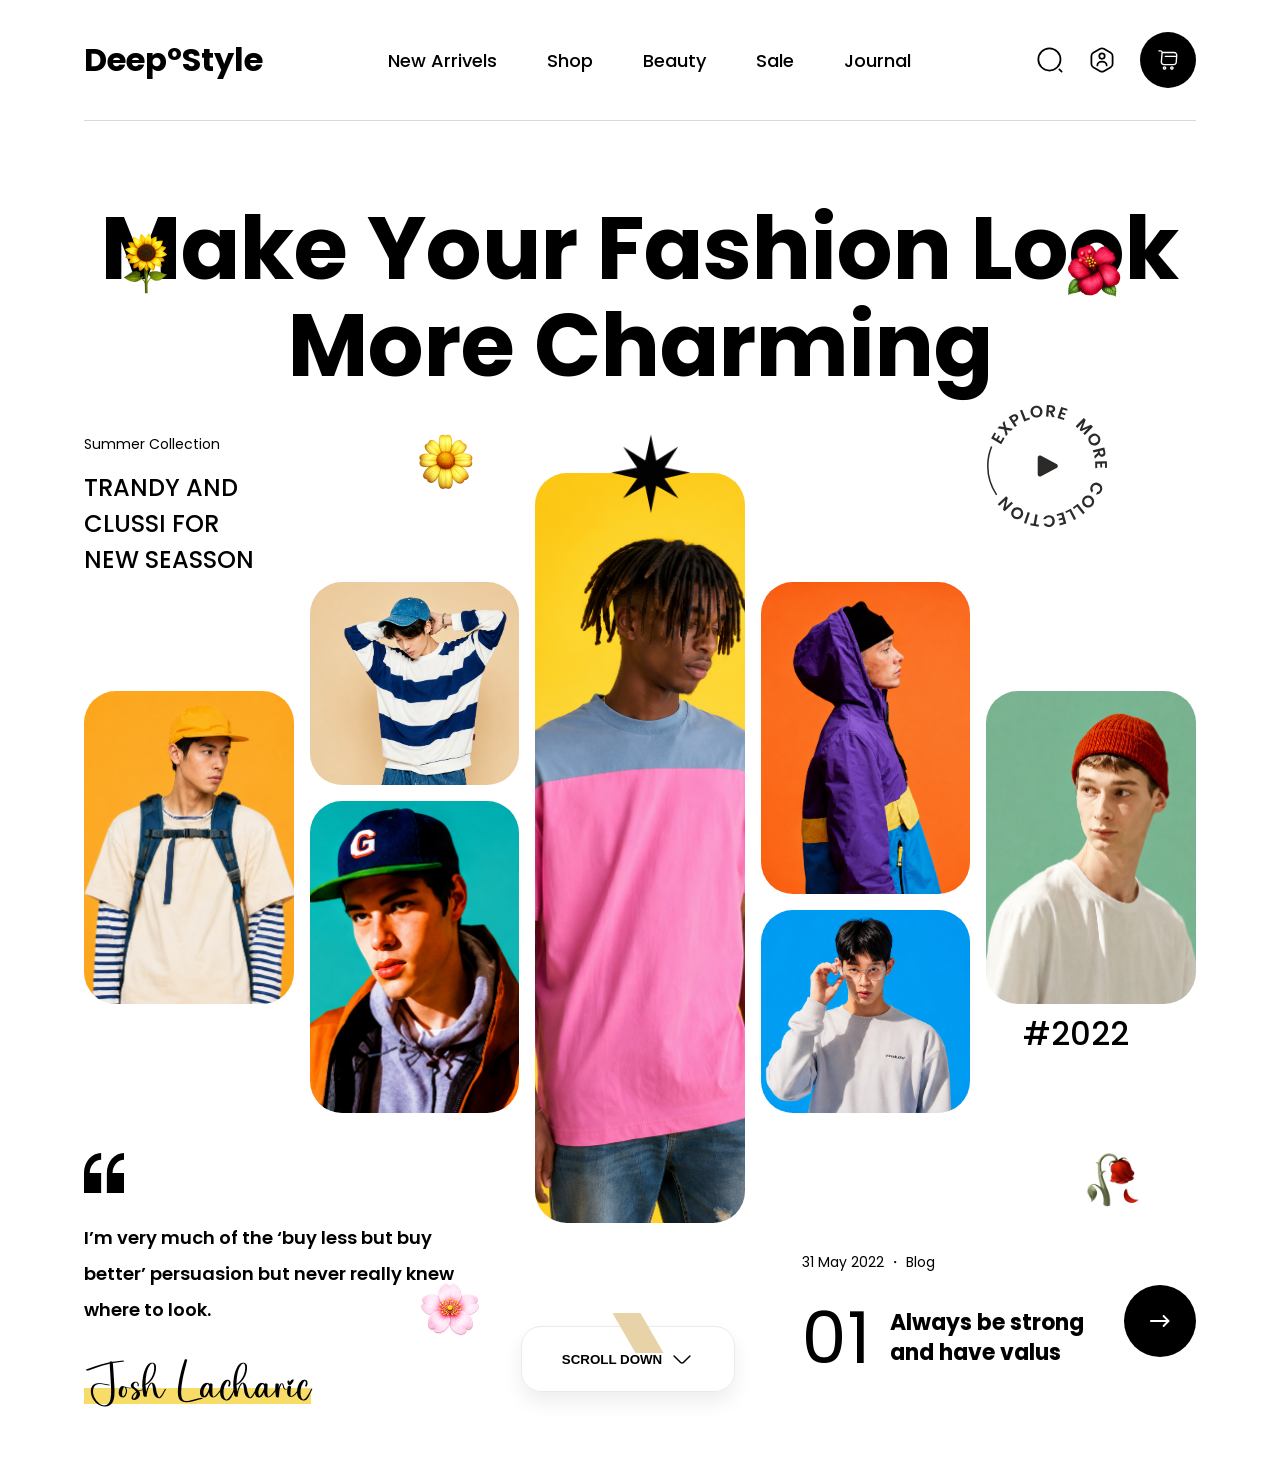
<file: Tasks/A4-Deep Style/index.html>
<!doctype html>
<html lang="en">
  <head>
    <meta charset="UTF-8" />
    <meta name="viewport" content="width=device-width, initial-scale=1.0" />

    <title>Deep Style</title>

    <link rel="stylesheet" href="style.css" />
  </head>

  <body>
    <!-- ========================== Header ========================= -->

    <header>
      <div class="logo">
        <h2>DeepºStyle</h2>
      </div>

      <nav>
        <a href="#">New Arrivels</a>
        <a href="#">Shop</a>
        <a href="#">Beauty</a>
        <a href="#">Sale</a>
        <a href="#">Journal</a>
      </nav>

      <div class="header-icons">
        <img src="./icon/search.svg" alt="" />
        <img src="./icon/user.svg" alt="" />

        <button class="cart-btn">
          <img src="./icon/shopping-cart.svg" alt="" />
        </button>
      </div>
    </header>

    <!-- ========================== Hero section ========================= -->

    <section class="hero">
      <img class="sunflower" src="./Images/sunflower.png" alt="" />
      <img class="hibiscus" src="./Images/hibiscus.png" alt="" />
      <img class="blossom" src="./Images/blossom.png" alt="" />
      <img class="black-star" src="./Images/black_star.png" alt="" />

      <div class="explore-circle">
        <img src="./icon/explore-more-collection.svg" alt="" />
      </div>

      <div class="left-text">
        <span>Summer Collection</span>

        <h3>
          TRANDY AND <br />
          CLUSSI FOR <br />
          NEW SEASSON
        </h3>
      </div>

      <h1>
        Make Your Fashion Look <br />
        More Charming
      </h1>

      <div class="image-grid">
        <h2>#2022</h2>
        <div class="card card1">
          <img src="./Images/yellow-topi.png" alt="" />
        </div>

        <div class="card card2">
          <img src="./Images/blue-topi.png" alt="" />
        </div>

        <div class="card card3">
          <img src="./Images/g-topi.png" alt="" />
        </div>

        <div class="card card4">
          <img src="./Images/kaaliya.png" alt="" />
        </div>

        <div class="card card5">
          <img src="./Images/blue-raincoat.png" alt="" />
        </div>

        <div class="card card6">
          <img src="./Images/korean_chasma.png" alt="" />
        </div>

        <div class="card card7">
          <img src="./Images/laal_topi.png" alt="" />
        </div>
      </div>
    </section>

    <!-- ========================== Footer section ========================= -->

    <section class="footer-section">
      <div class="quote-section">
        <img src="./icon/quote_sign.svg" alt="" />

        <p>
          I’m very much of the ‘buy less but buy <br />
          better’ persuasion but never really knew <br />
          where to look.
        </p>

        <h2>Josh Lacharic <div class="underline"></div> </h2>
        
      </div>

      <img class="cheryy_blossom" src="./Images/cheryy_blossom.png" alt="" />

      <button class="scroll-btn">
        SCROLL DOWN
        <img src="./icon/arrow-down.svg" alt="" />
      </button>

      <div class="blog-section">
        <div class="shape"></div>

        <div class="blog-content">
          <span>31 May 2022 ・ Blog</span>

          <div class="blog-info">
            <h1>01</h1>

            <h2>
              Always be strong <br />
              and have valus
            </h2>
          </div>
        </div>

        <button class="arrow-btn">
        <img src="./icon/arrow_right.svg" alt=""></button>
      </div>

      <img class="rose" src="./Images/rose.png" alt="" />
    </section>
  </body>
</html>
</file>
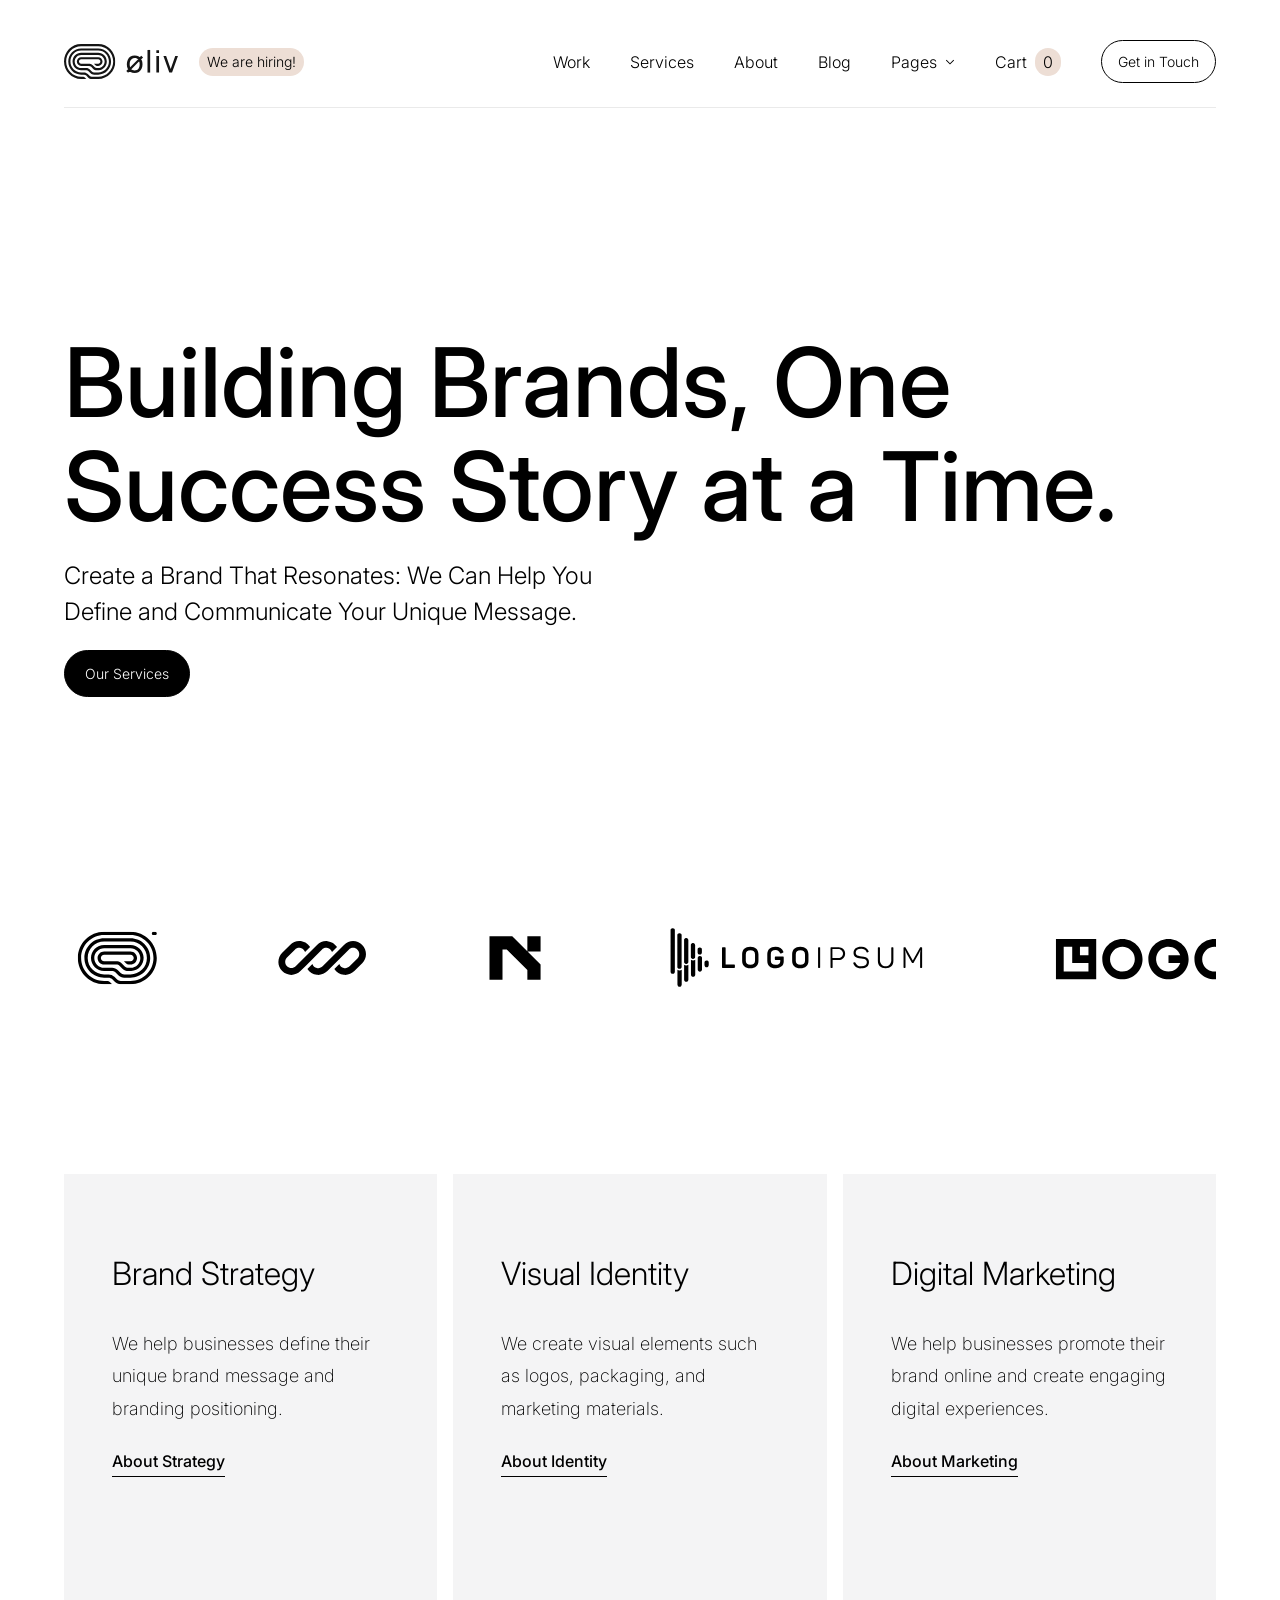
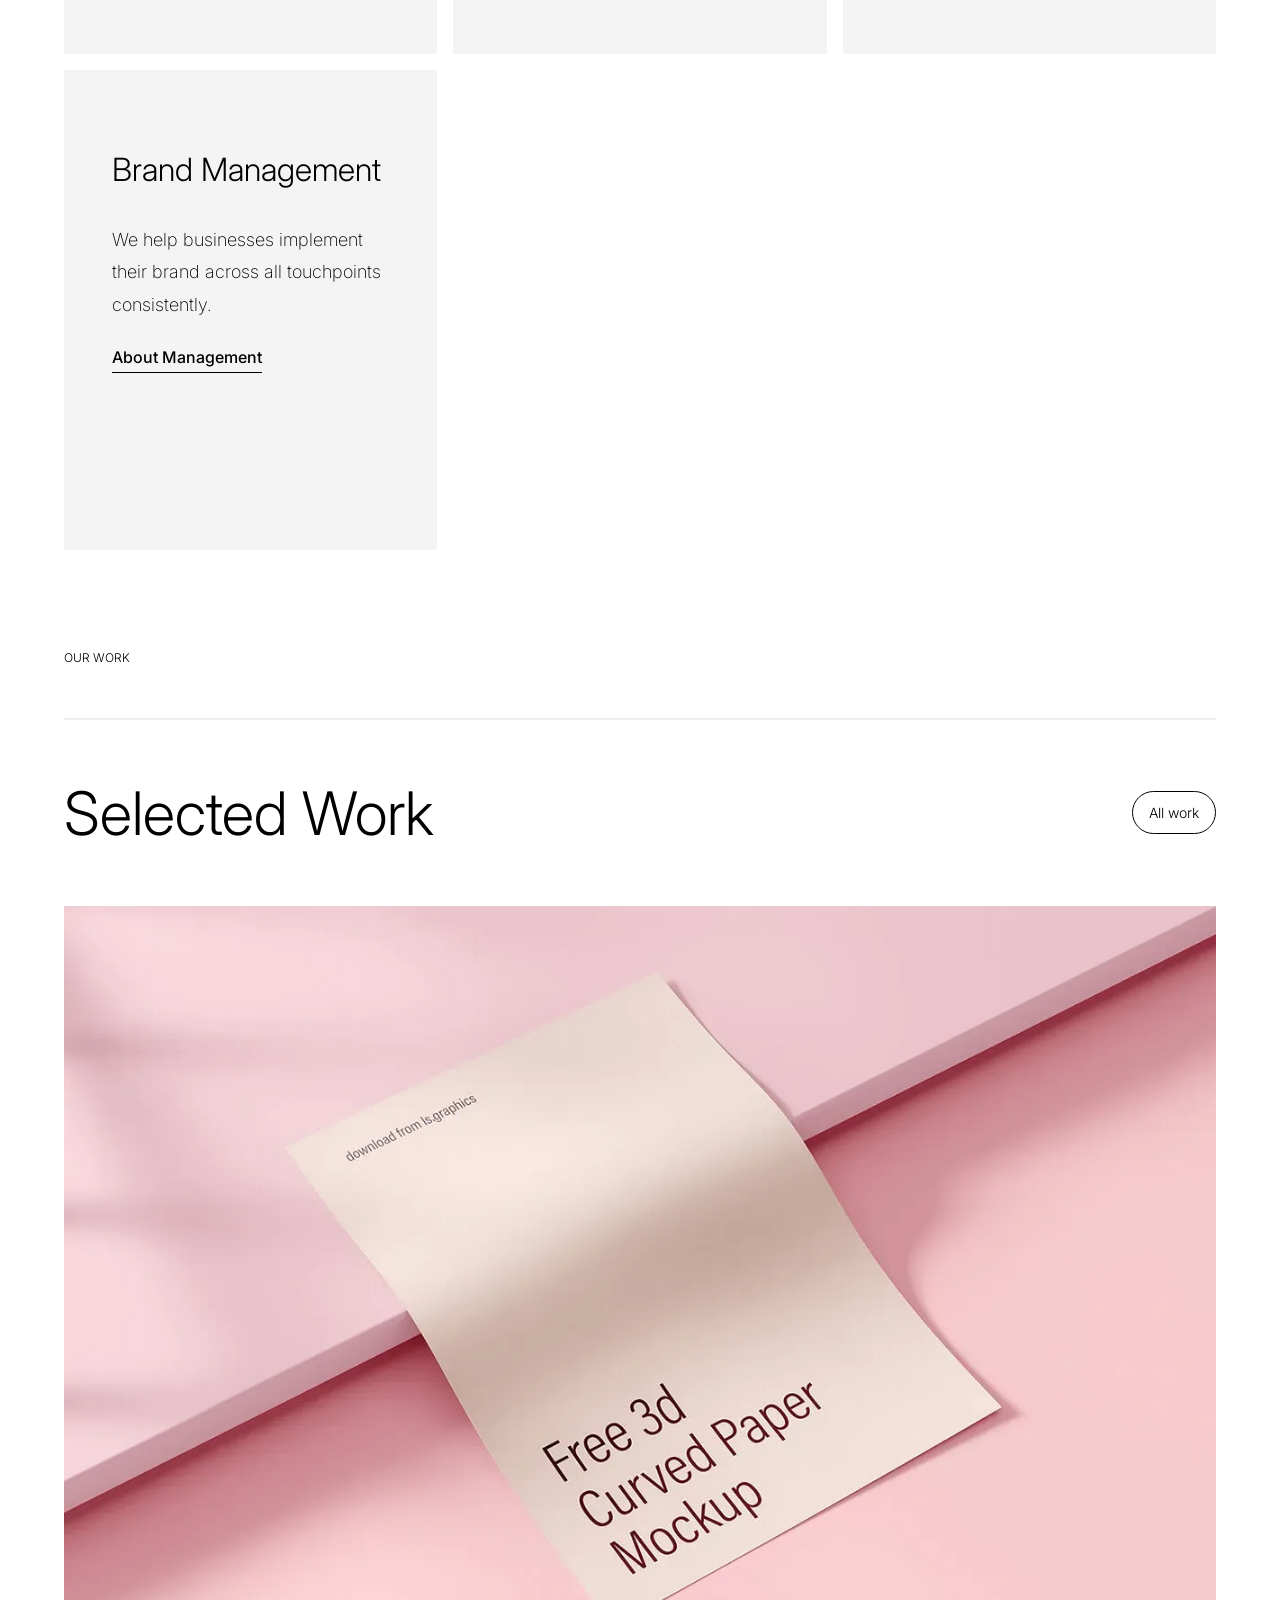
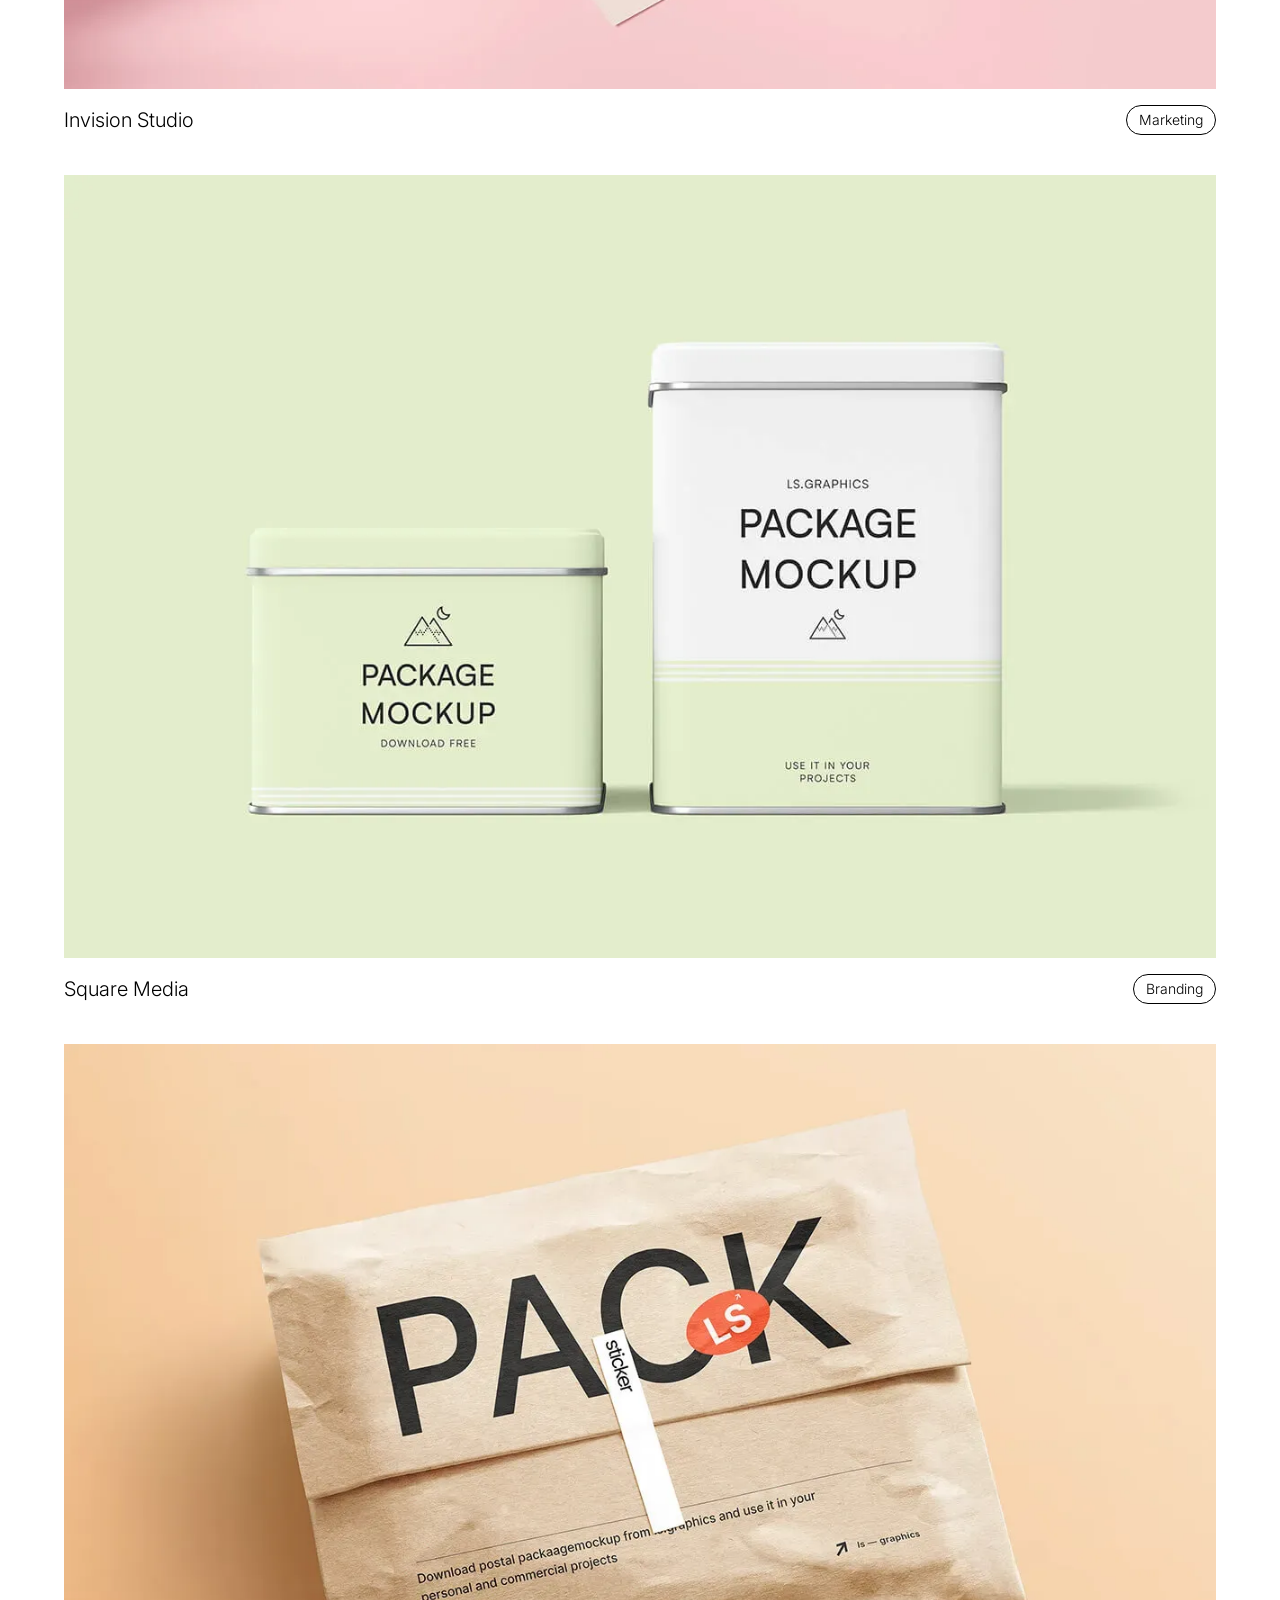
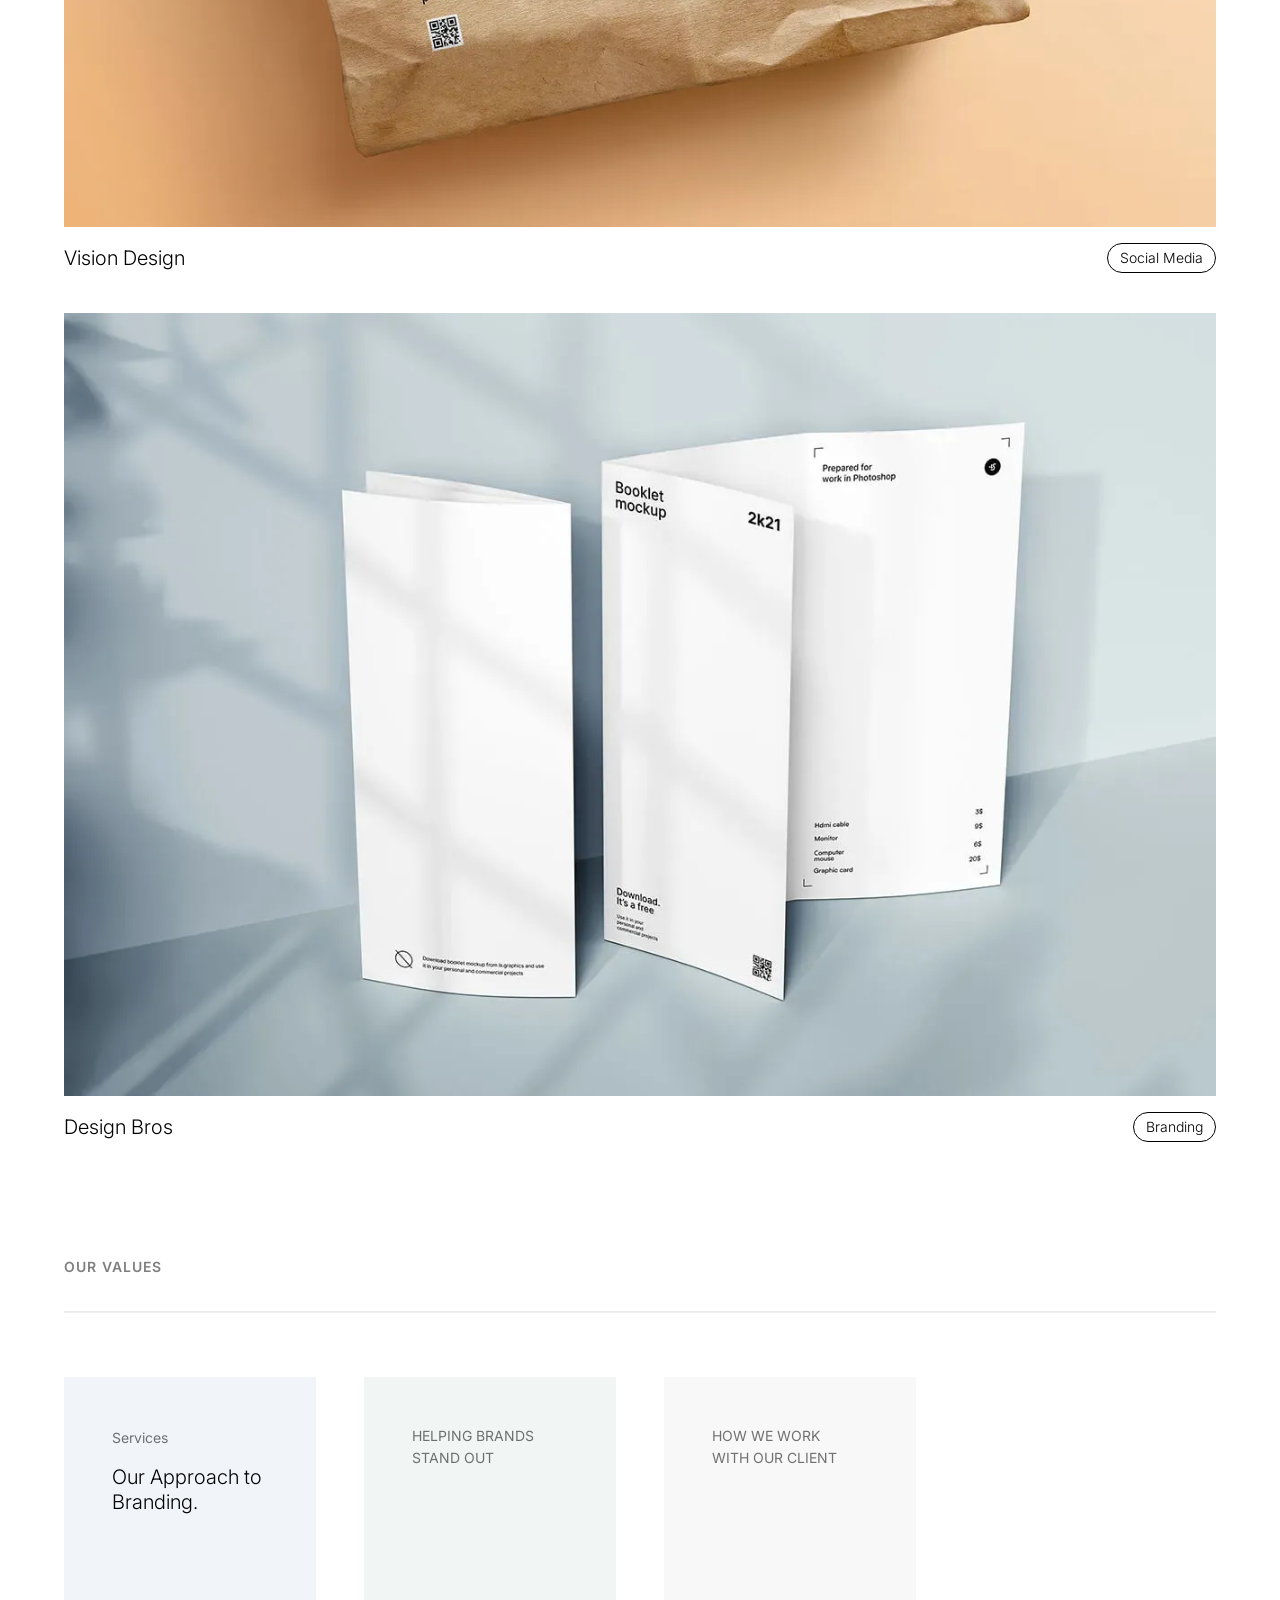
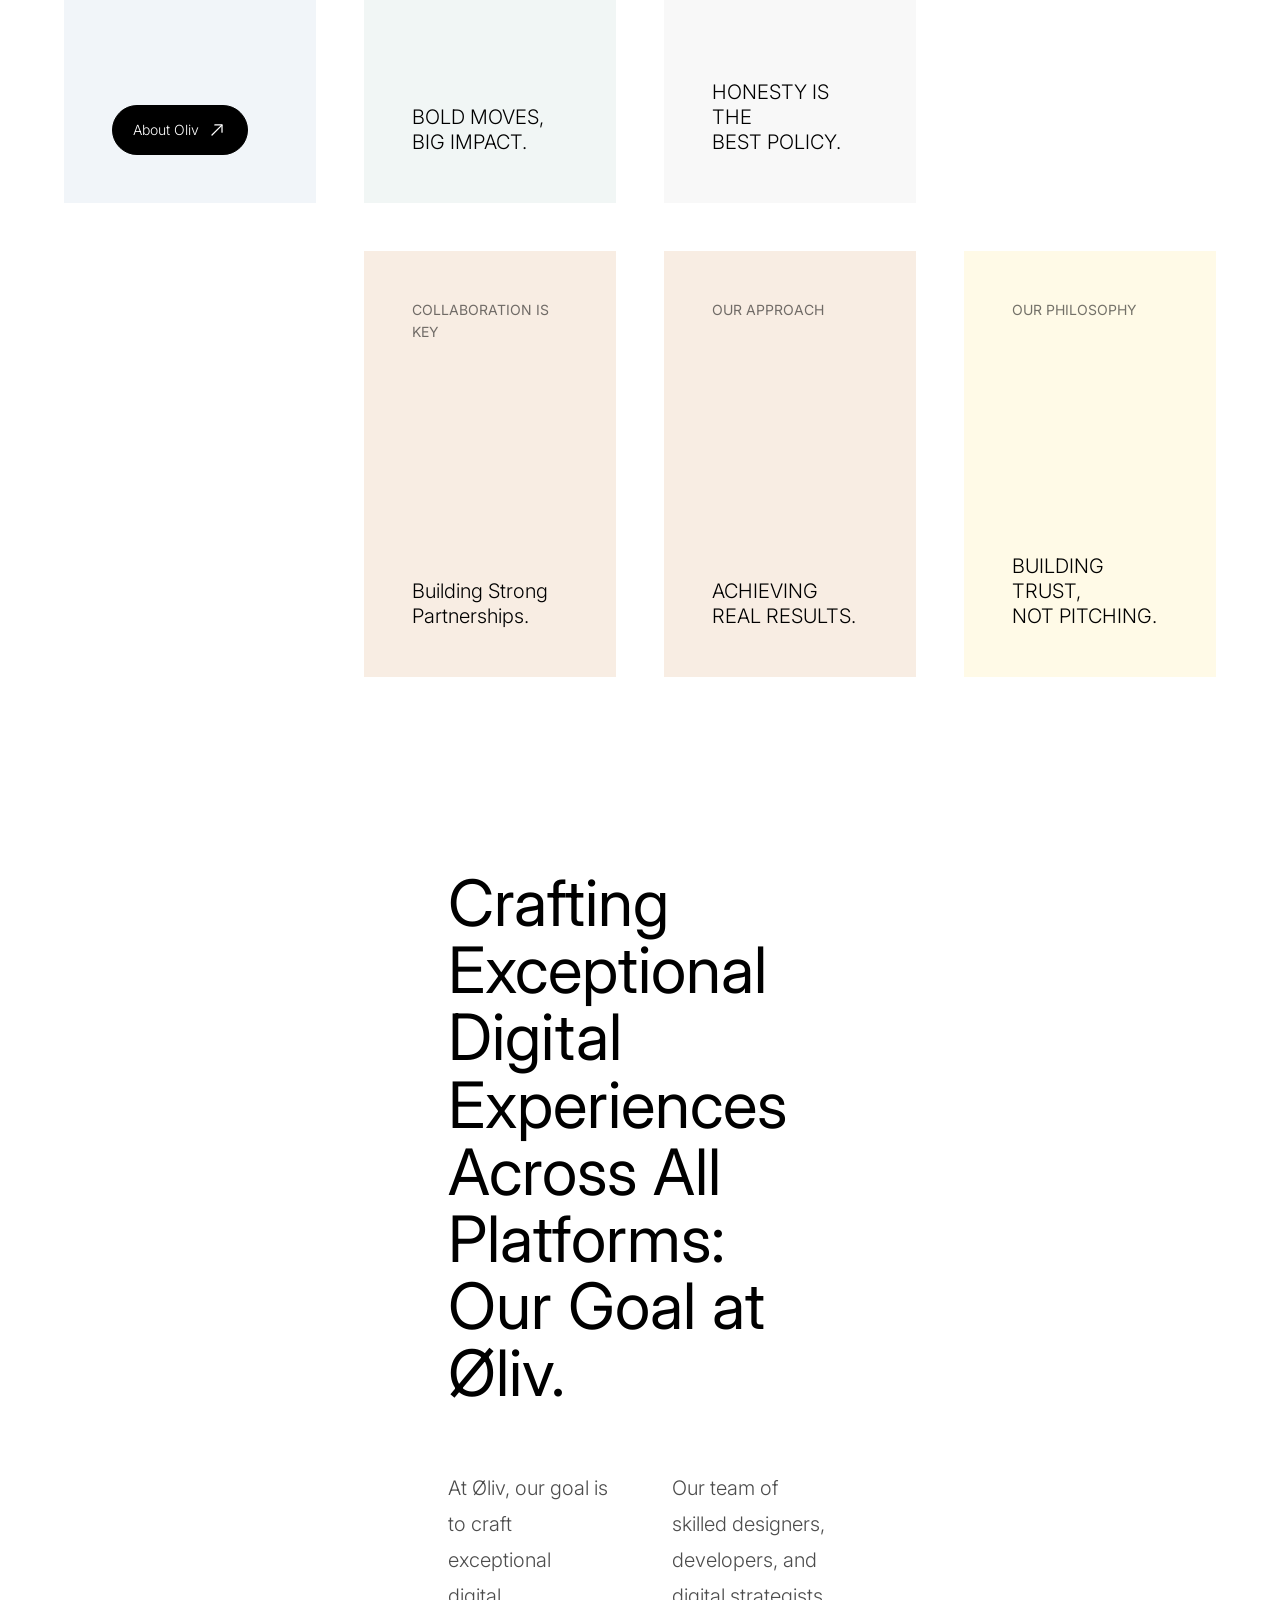
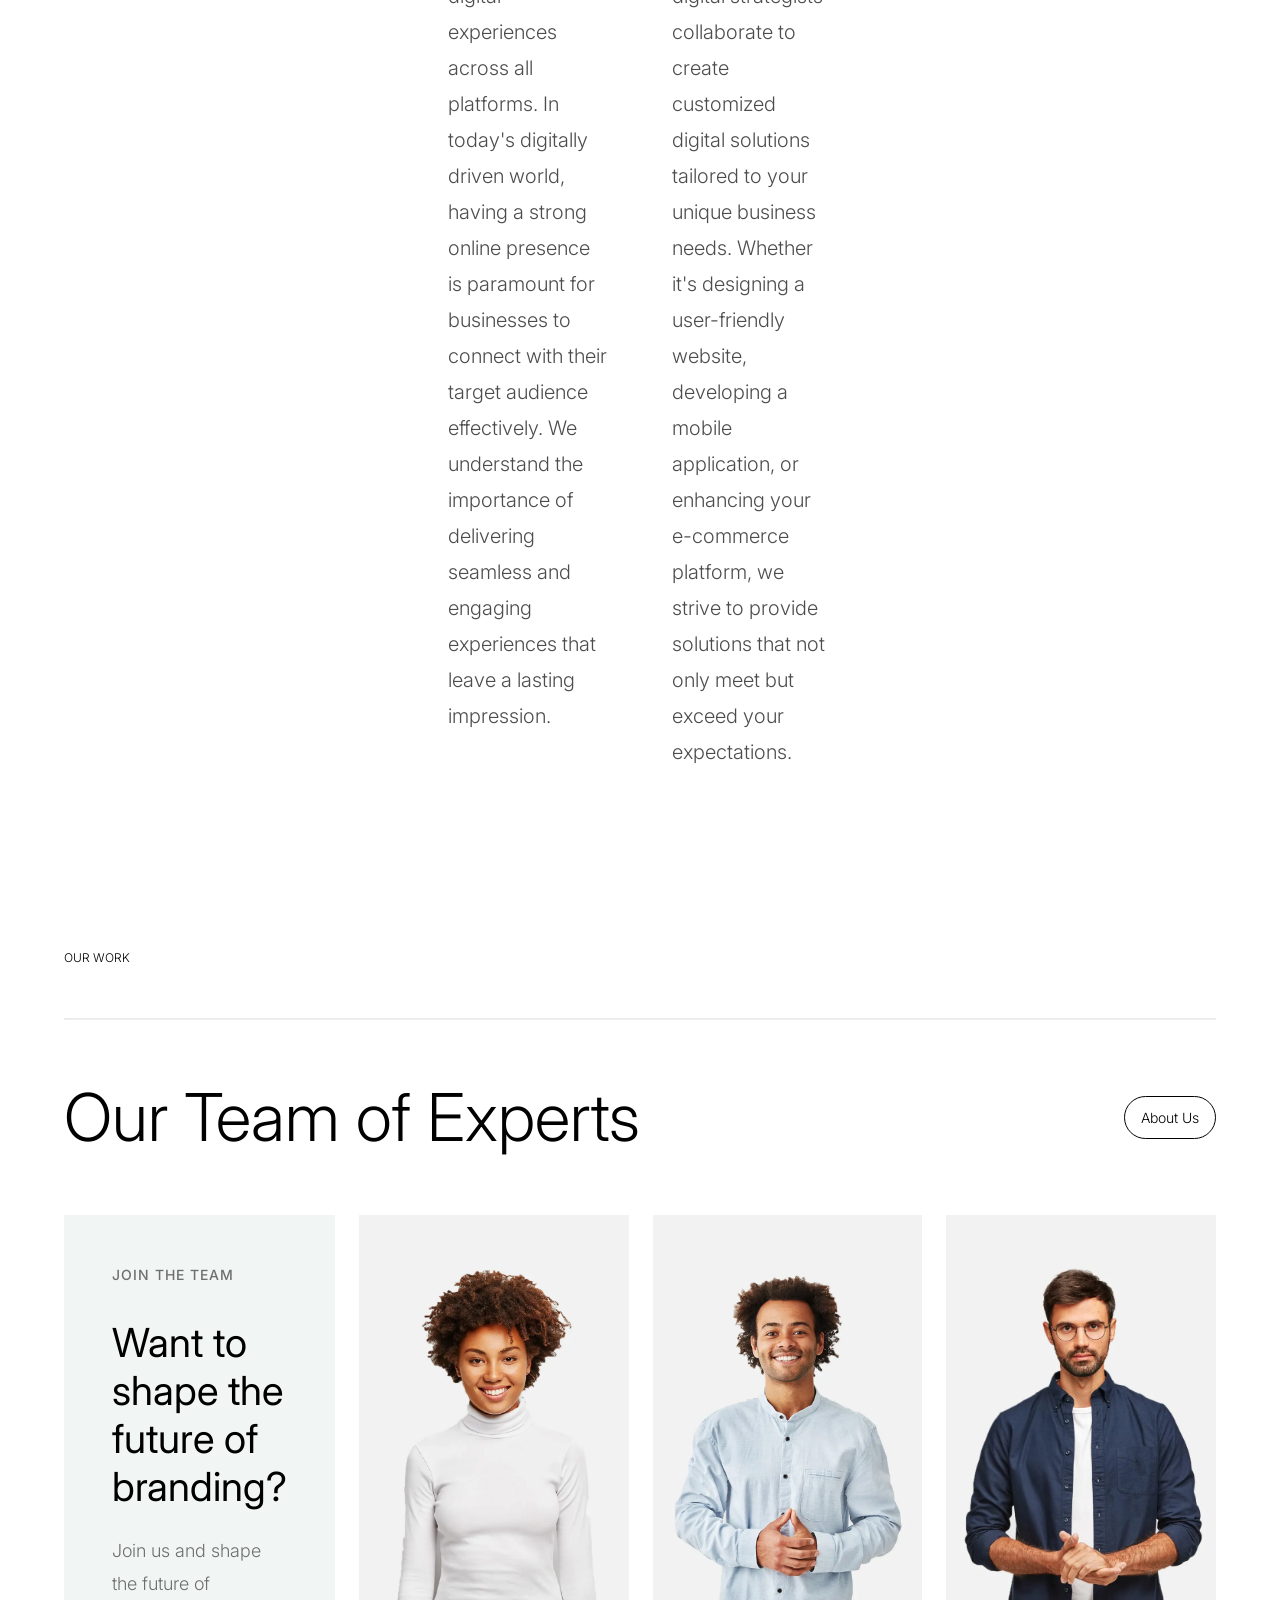
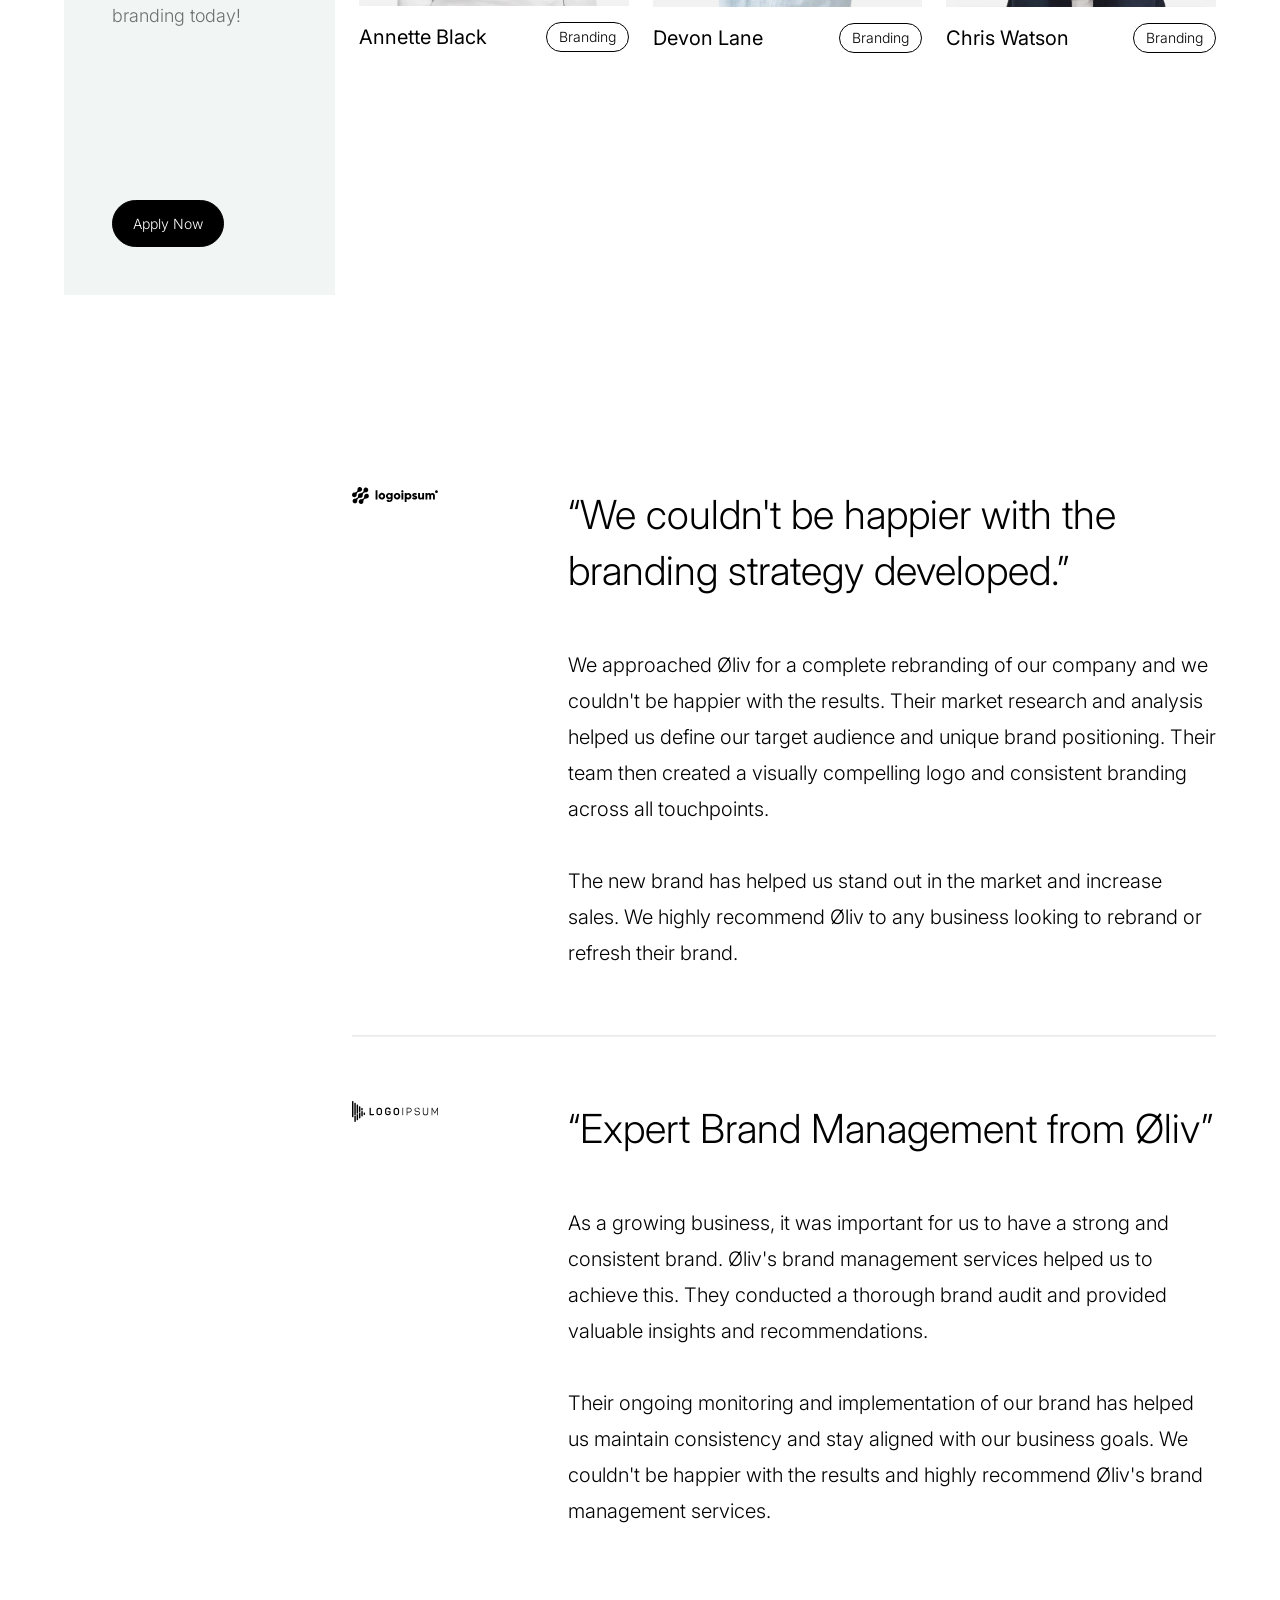
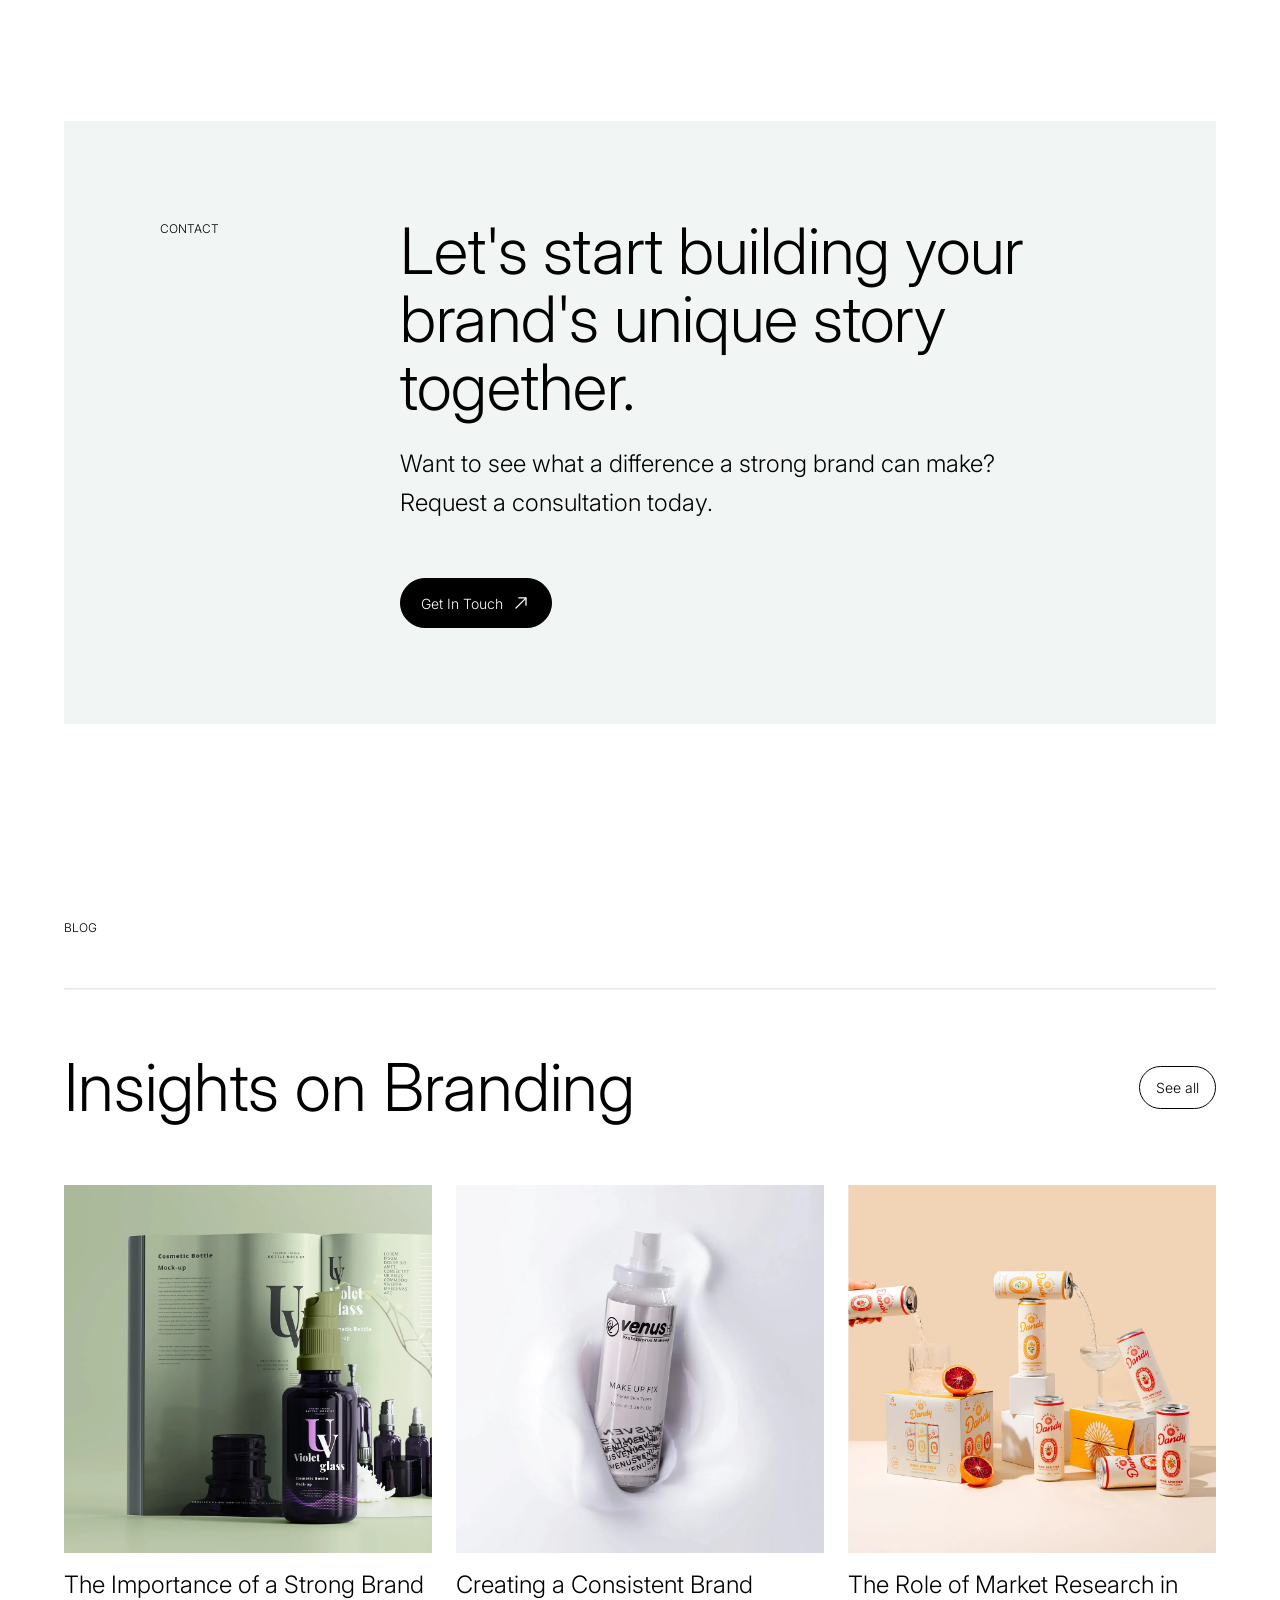
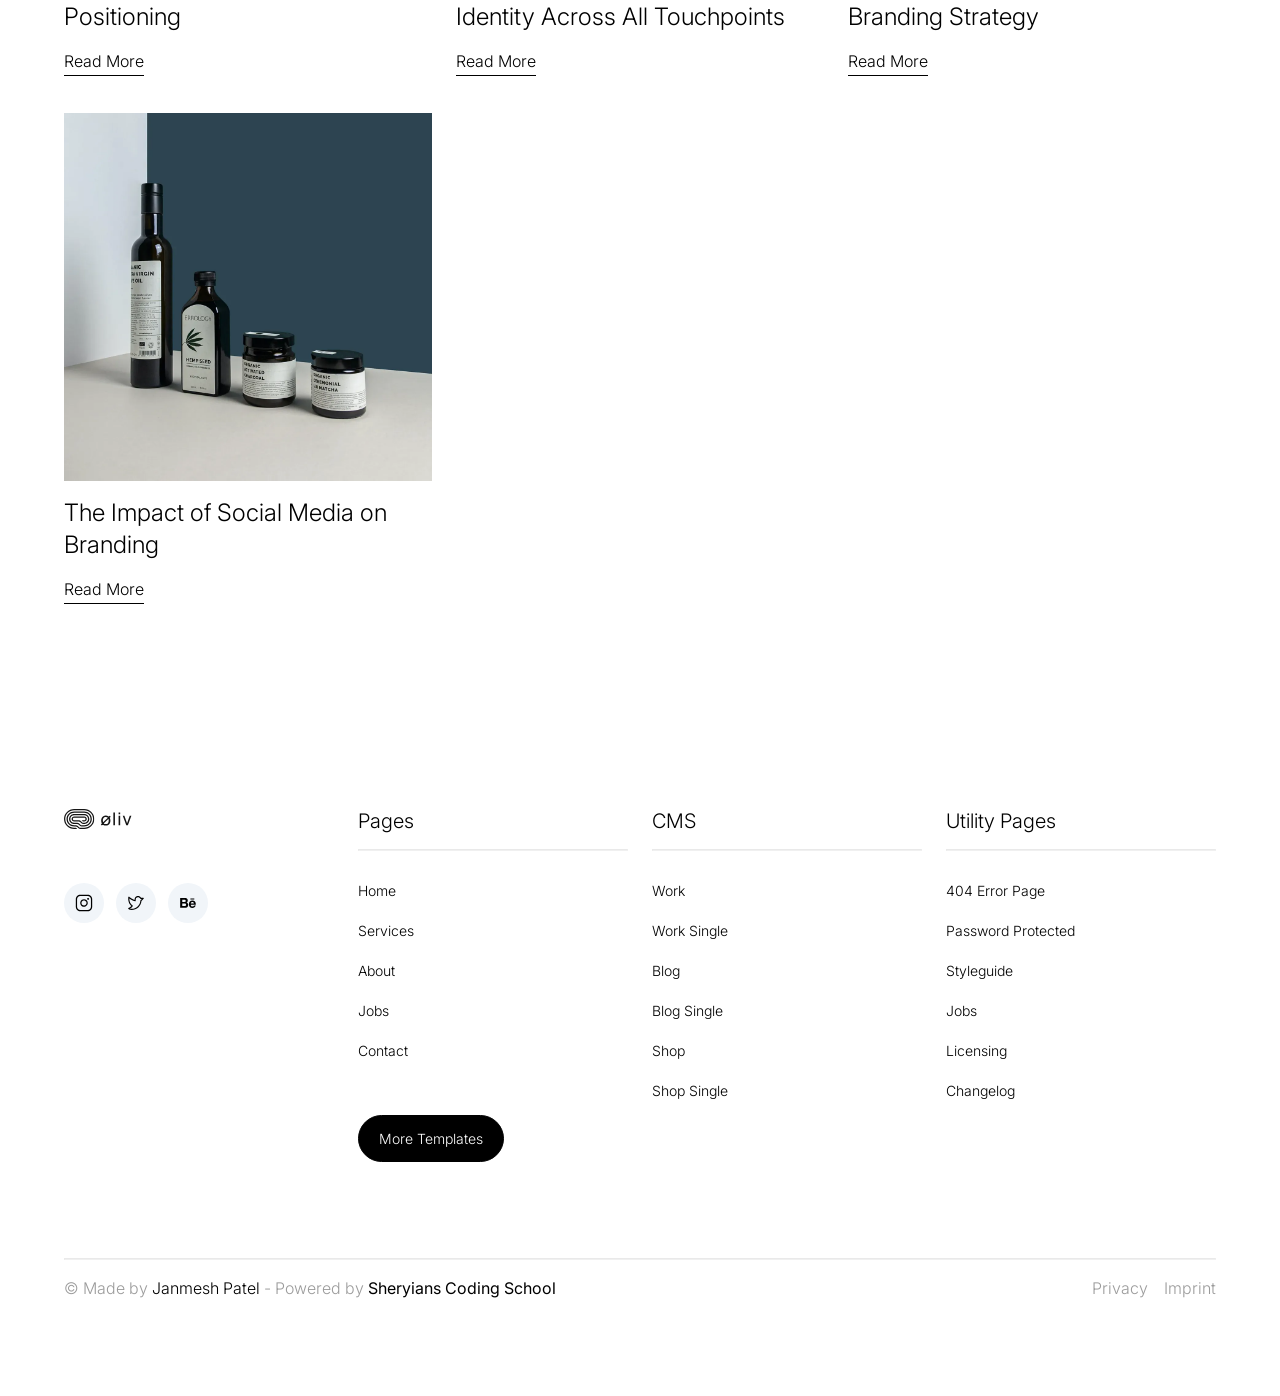
<file: Tasks/A5-Olive/index.html>
<!doctype html>
<html lang="en">

<head>
  <meta charset="UTF-8" />
  <meta name="viewport" content="width=device-width, initial-scale=1.0" />
  <title>Olive</title>
  <link rel="stylesheet" href="./style.css" />
  <link rel="stylesheet" href="./responsive.css">
</head>

<body>
  <!-- ======================================================== header ========================================================-->
  <header>
    <nav>
      <div class="logo-container">
        <img src="./Images/olive-logo.svg" alt="logo" class="logo" />
        <div class="hiring-chip">We are hiring!</div>
      </div>

      <div class="right-container">
        <div class="nav-links">
          <ul>
            <li><a href="#">Work </a></li>
            <li><a href="#">Services </a></li>
            <li><a href="#">About </a></li>
            <li><a href="#">Blog</a></li>
            <li>
              <a href="#">Pages</a>
              <img src="./Images/down-arrow.svg" alt="downarrow" />
            </li>
          </ul>
        </div>

        <div class="mobile-nav-toggle">

              <img 
                src="./Images/nav-icon.svg" 
                alt="menu"
                class="nav-open"
              >

              <img 
                src="./Images/nav-close-icon.svg" 
                alt="close"
                class="nav-close"
              >

            </div>

        <a class="cart-btn">Cart <span>0</span></a>

        <button class="button-outline">Get in Touch</button>
      </div>
    </nav>

    <div class="hero">
      <h1>Building Brands, One <br>Success Story at a Time.</h1>
      <p>Create a Brand That Resonates: We Can Help You <br> Define and Communicate Your Unique Message.
      </p>
      <button class="button-default">Our Services</button>
    </div>
  </header>

  <!-- ======================================================== brand-logos ========================================================-->

  <section class="brand-logos">

    <div class="logo-track">
      <img src="./Images/brand-logo-1.svg" alt="">
      <img src="./Images/brand-logo-2.svg" alt="">
      <img src="./Images/brand-logo-3.svg" alt="">
      <img src="./Images/brand-logo-4.svg" alt="">
      <img src="./Images/brand-logo-5.svg" alt="">
      <img src="./Images/brand-logo-6.svg" alt="">

      <!-- Duplicate -->
      <img src="./Images/brand-logo-1.svg" alt="">
      <img src="./Images/brand-logo-2.svg" alt="">
      <img src="./Images/brand-logo-3.svg" alt="">
      <img src="./Images/brand-logo-4.svg" alt="">
      <img src="./Images/brand-logo-5.svg" alt="">
      <img src="./Images/brand-logo-6.svg" alt="">
    </div>

  </section>

  <!-- ======================================================== services ========================================================-->
<section class="services">

    <div class="services-container">

      <div class="service-card">
        <h3>Brand Strategy</h3>

        <p>
          We help businesses define their unique brand
          message and branding positioning.
        </p>

        <a href="#">About Strategy</a>
      </div>

      <div class="service-card">
        <h3>Visual Identity</h3>

        <p>
          We create visual elements such as logos,
          packaging, and marketing materials.
        </p>

        <a href="#">About Identity</a>
      </div>

      <div class="service-card">
        <h3>Digital Marketing</h3>

        <p>
          We help businesses promote their brand online
          and create engaging digital experiences.
        </p>

        <a href="#">About Marketing</a>
      </div>

      <div class="service-card">
        <h3>Brand Management</h3>

        <p>
          We help businesses implement their brand
          across all touchpoints consistently.
        </p>

        <a href="#">About Management</a>
      </div>

    </div>

  </section>

  <!-- ======================================================== our-work ========================================================-->

  <section class="our-work">
    <p>OUR WORK</p>

    <hr>

    <div class="work-header">
      <h2>Selected Work</h2>
      <button class="button-outline">All work</button>
    </div>

    <div class="work-container">
      <div class="work-items">
        <div class="work-image"><img src="./Images/work-1.webp" alt="">
        </div>
        <div class="work-details">
          <p>Invision Studio</p>
          <span class="tag-chip">Marketing</span>
        </div>
      </div>

      <div class="work-items">
        <div class="work-image"><img src="./Images/work-2.webp" alt="">
        </div>
        <div class="work-details">
          <p>Square Media</p>
          <span class="tag-chip">Branding</span>
        </div>
      </div>

      <div class="work-items">
        <div class="work-image"><img src="./Images/work-3.webp" alt="">
        </div>
        <div class="work-details">
          <p>Vision Design</p>
          <span class="tag-chip">Social Media</span>
        </div>
      </div>

      <div class="work-items">
        <div class="work-image"><img src="./Images/work-4.webp" alt="">
        </div>
        <div class="work-details">
          <p>Design Bros</p>
          <span class="tag-chip">Branding</span>
        </div>
      </div>
    </div>
  </section>

  <!-- ======================================================== our-values ========================================================-->

  <section class="our-values">

    <div class="section-label">
      <span>OUR VALUES</span>
    </div>

    <hr>

    <div class="values-grid">

      <!-- Intro Card -->
      <div class=" value-card card-1">
        <div>
          <span class="value-tag">Services</span>

          <h3>
            Our Approach to <br>
            Branding.
          </h3>
        </div>

        <button class="button-default">About Oliv <img src="./Images/arrow-right.svg" alt=""></button>
      </div>

      <!-- Card -->
      <div class="value-card card-2">
        <span class="value-tag">
          HELPING BRANDS <br>
          STAND OUT
        </span>

        <h3>
          BOLD MOVES, <br>
          BIG IMPACT.
        </h3>
      </div>

      <!-- Card -->
      <div class="value-card card-3">
        <span class="value-tag">
          HOW WE WORK <br>
          WITH OUR CLIENT
        </span>

        <h3>
          HONESTY IS THE <br>
          BEST POLICY.
        </h3>
      </div>

      <!-- Card -->
      <div class="empty-card"></div>

      <!-- Card -->
      <div class="empty-card"></div>

      <!-- Card -->
      <div class="value-card card-6">
        <span class="value-tag">
          COLLABORATION IS KEY
        </span>

        <h3>
          Building Strong <br>
          Partnerships.
        </h3>
      </div>

      <!-- Card -->
      <div class="value-card card-7">
        <span class="value-tag">
          OUR APPROACH
        </span>

        <h3>
          ACHIEVING <br>
          REAL RESULTS.
        </h3>
      </div>

      <!-- Card -->
      <div class="value-card card-8">
        <span class="value-tag">
          OUR PHILOSOPHY
        </span>

        <h3>
          BUILDING TRUST, <br>
          NOT PITCHING.
        </h3>
      </div>

    </div>

  </section>

  <!-- ======================================================== Our Goal========================================================-->

  <section class="our-goal">

    <div class="goal-heading">
      <h2>
        Crafting Exceptional Digital
        Experiences Across All Platforms:
        Our Goal at Øliv.
      </h2>
    </div>

    <div class="goal-content">

      <p>
        At Øliv, our goal is to craft exceptional digital experiences across all platforms. In today's digitally driven
        world, having a strong online presence is paramount for businesses to connect with their target audience
        effectively. We understand the importance of delivering seamless and engaging experiences that leave a lasting
        impression.
      </p>

      <p>
        Our team of skilled designers, developers, and digital strategists collaborate to create customized digital
        solutions tailored to your unique business needs. Whether it's designing a user-friendly website, developing a
        mobile application, or enhancing your e-commerce platform, we strive to provide solutions that not only meet but
        exceed your expectations.
      </p>

    </div>

  </section>

  <!-- ======================================================== our team========================================================-->
  <section class="our-team">

    <p>OUR WORK</p>

    <hr>

    <div class="team-header">
      <h2>Our Team of Experts</h2>
      <button class="button-outline">About Us</button>
    </div>

    </div>

    <div class="team-grid">

      <!-- Join Team Card -->

      <div class="join-team-card">

        <span class="team-tag">
          JOIN THE TEAM
        </span>

        <h3>
          Want to shape the
          future of
          branding?
        </h3>

        <p>
          Join us and shape the future of
          branding today!
        </p>

        <button class="button-default">
          Apply Now
        </button>

      </div>

      <!-- Team Member -->

      <div class="team-card">

        <div class="team-image">
          <img src="./Images/annette_black.webp" alt="">
          <div class="social-icons">

            <a href="#">
              <img src="./Images/instagram.svg" alt="">
            </a>

            <a href="#">
              <img src="./Images/twitter.svg" alt="">
            </a>

            <a href="#">
              <img src="./Images/behance.svg" alt="">
            </a>

          </div>
        </div>

        <div class="team-details">
          <p>Annette Black</p>
          <span class="team-tag-chip">Branding</span>
        </div>

      </div>

      <!-- Team Member -->

      <div class="team-card">

        <div class="team-image">
          <img src="./Images/devon_lane.webp" alt="">
          <div class="social-icons">

            <a href="#">
              <img src="./Images/instagram.svg" alt="">
            </a>

            <a href="#">
              <img src="./Images/twitter.svg" alt="">
            </a>

            <a href="#">
              <img src="./Images/behance.svg" alt="">
            </a>

          </div>
        </div>

        <div class="team-details">
          <p>Devon Lane</p>
          <span class="team-tag-chip">Branding</span>
        </div>

      </div>

      <!-- Team Member -->

      <div class="team-card">

        <div class="team-image">
          <img src="./Images/chris_watson.webp" alt="">
          <div class="social-icons">

            <a href="#">
              <img src="./Images/instagram.svg" alt="">
            </a>

            <a href="#">
              <img src="./Images/twitter.svg" alt="">
            </a>

            <a href="#">
              <img src="./Images/behance.svg" alt="">
            </a>

          </div>
        </div>

        <div class="team-details">
          <p>Chris Watson</p>
          <span class="team-tag-chip">Branding</span>
        </div>

      </div>

    </div>

  </section>

  <!-- ======================================================== Testimonial ========================================================-->

  <section class="testimonials">
    <div class="testimonials-item-wrapper">
      <div class="testimonial-item">

        <img src="./Images/testimonial-logo-1.svg" alt="">

        <div class="testimonial-content">
          <h3>
            “We couldn't be happier with the branding strategy developed.”
          </h3>

          <p>
            We approached Øliv for a complete rebranding of our company and we couldn't be happier with the results.
            Their market research and analysis helped us define our target audience and unique brand positioning. Their
            team then created a visually compelling logo and consistent branding across all touchpoints.

            <br><br>

            The new brand has helped us stand out in the market and increase sales. We highly recommend Øliv to any
            business looking to rebrand or refresh their brand.
          </p>
        </div>

      </div>

      <hr>

      <div class="testimonial-item">

        <img src="./Images/testimonial-logo-2.svg" alt="">

        <div class="testimonial-content">
          <h3>“Expert Brand Management from Øliv”
          </h3>

          <p>
            As a growing business, it was important for us to have a strong and consistent brand. Øliv's brand
            management services helped us to achieve this. They conducted a thorough brand audit and provided valuable
            insights and recommendations.

            <br><br>
            Their ongoing monitoring and implementation of our brand has helped us maintain consistency and stay aligned
            with our business goals. We couldn't be happier with the results and highly recommend Øliv's brand
            management services.
          </p>
        </div>

      </div>
    </div>
  </section>

  <!-- ======================================================== Contact ========================================================-->
  <section class="contact">
    <p>CONTACT</p>

    <div class="contact-content">

      <h3>Let's start building your brand's unique story together.</h3>

      <p>Want to see what a difference a strong brand can make? <br>Request a consultation today.</p>

      <button class="button-default">Get In Touch
        <img src="./Images/arrow-right.svg" alt="">
      </button>
    </div>
  </section>

  <!-- ======================================================== Blog========================================================-->

  <section class="blog">
    <p>BLOG</p>

    <hr>

    <div class="blog-header">
      <h2>Insights on Branding</h2>
      <button class="button-outline">See all</button>
    </div>

    <div class="blog-container">
      <div class="blog-items">
        <div class="blog-image"><img src="./Images/blog-1.webp" alt="">
        </div>
        <div class="blog-details">
          <p>The Importance of a Strong Brand Positioning</p>
          <span>Read More</span>
        </div>
      </div>

      <div class="blog-items">
        <div class="blog-image"><img src="./Images/blog-2.webp" alt="">
        </div>
        <div class="blog-details">
          <p>Creating a Consistent Brand Identity Across All Touchpoints</p>
          <span>Read More</span>
        </div>
      </div>

      <div class="blog-items">
        <div class="blog-image"><img src="./Images/blog-3.webp" alt="">
        </div>
        <div class="blog-details">
          <p>The Role of Market Research in Branding Strategy</p>
          <span>Read More</span>
        </div>
      </div>

      <div class="blog-items">
        <div class="blog-image"><img src="./Images/blog-4.webp" alt="">
        </div>
        <div class="blog-details">
          <p>The Impact of Social Media on Branding</p>
          <span>Read More</span>
        </div>
      </div>
    </div>
  </section>

  <!-- ======================================================== Footer ========================================================-->

  <footer>

    <div class="footer-wrapper">
      <!-- ------------------------F-section-1---------------- -->
      <div class="logo-section">
        <img src="./Images/olive-logo.svg" alt="logo">

        <div class="f-social-icons">

          <div class="f-social-icon-wrap">
            <img src="./Images/instagram.svg" alt="">
          </div>

          <div class="f-social-icon-wrap">
            <img src="./Images/twitter.svg" alt="">
          </div>

          <div class="f-social-icon-wrap">
            <img src="./Images/behance.svg" alt="">
          </div>

        </div>

      </div>

      <!-- ------------------------F-section-2---------------- -->
      <div class="pages">

        <div class="pages-header">
          <h4>Pages</h4>
          <hr>
        </div>
        <div class="nav">
          <a href="">Home</a>
          <a href="">Services</a>
          <a href="">About</a>
          <a href="">Jobs</a>
          <a href="">Contact</a>
        </div>
        <button class="button-default">More Templates</button>
      </div>

      <!-- ------------------------F-section-3---------------- -->
      <div class="pages">
        <div class="pages-header">
          <h4>CMS</h4>
          <hr>
        </div>
        <div class="nav">
          <a href="">Work</a>
          <a href="">Work Single</a>
          <a href="">Blog</a>
          <a href="">Blog Single</a>
          <a href="">Shop</a>
          <a href="">Shop Single</a>
        </div>
      </div>

      <!-- ------------------------F-section-4---------------- -->
      <div class="pages">

        <div class="pages-header">
          <h4>Utility Pages</h4>
          <hr>
        </div>
        <div class="nav">
          <a href="">404 Error Page</a>
          <a href="">Password Protected</a>
          <a href="">Styleguide</a>
          <a href="">Jobs</a>
          <a href="">Licensing</a>
          <a href="">Changelog</a>
        </div>
      </div>
    </div>

    <hr>

    <div class="copyright-content">
      <p>&copy; Made by <span>Janmesh Patel </span> - Powered by <a href="">Sheryians Coding School</a></p>
      <div class="f-pages">
        <a href="">Privacy</a>
        <a href="">Imprint</a>
      </div>
    </div>
  </footer>


 
</body>
</html>
</file>
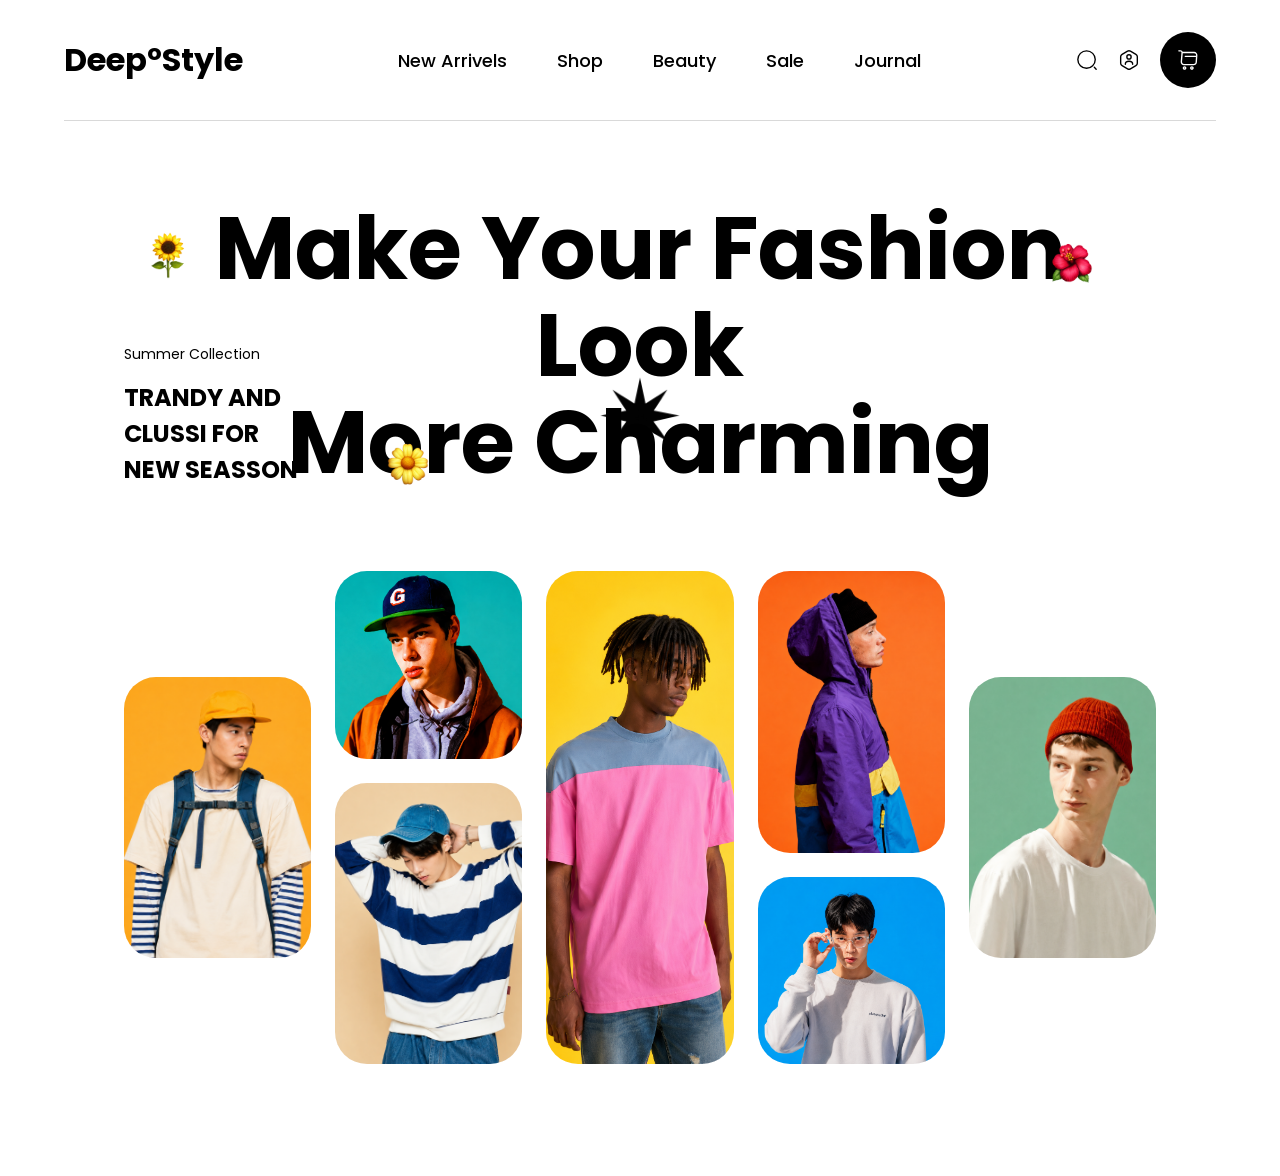
<file: Tasks/A4-Deep Style/A3-Deep Style/index.html>
<!-- index.html -->

<!doctype html>
<html lang="en">
  <head>
    <meta charset="UTF-8" />
    <meta name="viewport" content="width=device-width, initial-scale=1.0" />

    <title>Deep Style</title>

    <!-- CSS -->
    <link rel="stylesheet" href="style.css" />
  </head>

  <body>
    <!-- ========================= HEADER ========================= -->

    <header class="header">
      <div class="logo">
        <h2>DeepºStyle</h2>
      </div>

      <nav>
        <a href="#">New Arrivels</a>
        <a href="#">Shop</a>
        <a href="#">Beauty</a>
        <a href="#">Sale</a>
        <a href="#">Journal</a>
      </nav>

      <div class="header-icons">
        <img src="./icon/search.svg" alt="" />
        <img src="./icon/user.svg" alt="" />

        <button class="cart-btn">
          <img src="./icon/shopping-cart.svg" alt="" />
        </button>
      </div>
    </header>

    <!-- ==================================================Hero Image========================= -->

    <section class="hero">
      <img class="sunflower" src="./Images/sunflower.png" alt="" />
      <img class="hibiscus" src="./Images/hibiscus.png" alt="" />
      <img class="blossom" src="./Images/blossom.png" alt="" />

      <div class="left-text">
        <span>Summer Collection</span>

        <h3>
          TRANDY AND <br />
          CLUSSI FOR <br />
          NEW SEASSON
        </h3>
      </div>

      <h1>
        Make Your Fashion Look <br />
        More Charming
      </h1>

      <img class="black-star" src="./Images/black_star.png" alt="" />

      <div class="image-grid">
        <div class="card1"><img src="./Images/yellow-topi.png" alt="" /></div>
        <div class="card2"><img src="./Images/kaaliya.png" alt="" /></div>
        <div class="card3"><img src="./Images/g-topi.png" alt="" /></div>
        <div class="card4"><img src="./Images/blue-topi.png" alt="" /></div>
        <div class="card5"><img src="./Images/blue-raincoat.png" alt="" /></div>
        <div class="card6"><img src="./Images/korean_chasma.png" alt="" /></div>
        <div class="card7"><img src="./Images/laal_topi.png" alt="" /></div>
      </div>
    </section>
  </body>
</html>
</file>
<file: Tasks/A4-Deep Style/style.css>
@import url("https://fonts.googleapis.com/css2?family=Poppins:ital,wght@0,100;0,200;0,300;0,400;0,500;0,600;0,700;0,800;0,900;1,100;1,200;1,300;1,400;1,500;1,600;1,700;1,800;1,900&display=swap");

@font-face {
  font-family: "Jhordy";
  src: url("./Font/Jhordy.otf") format("opentype");
}

body {
  font-family: "Jhordy";
}

/* ========================== Reset ========================= */

* {
  margin: 0;
  padding: 0;
  box-sizing: border-box;
}

body {
  width: 100%;
  font-family: "Poppins", sans-serif;
  font-size: 16px;
  background: white;
  overflow-x: hidden;
  padding: 32px 84px 54px 84px;
}

/* ========================== Header ========================= */

header {
  display: flex;
  justify-content: space-between;
  align-items: center;
  padding-bottom: 32px;
  border-bottom: 1px solid #d9d9d9;
}

.logo h2 {
  font-size: 32px;
  font-weight: 700;
}

nav {
  display: flex;
  align-items: center;
  gap: 50px;
}

nav a {
  text-decoration: none;
  color: #000;
  font-size: 18px;
  font-weight: 500;
}

.header-icons {
  display: flex;
  align-items: center;
  gap: 24px;
}

.header-icons img {
  width: 28px;
  cursor: pointer;
}

.cart-btn {
  width: 56px;
  height: 56px;

  border: none;
  border-radius: 50%;

  background: #000;

  display: flex;
  justify-content: center;
  align-items: center;

  cursor: pointer;
}

.cart-btn img {
  width: 22px;
  filter: brightness(0) invert(1);
}

/* ========================== Hero section ========================= */

.hero {
  width: 100%;
  padding: 80px 0px;
  position: relative;
}

.hero h1 {
  text-align: center;
  font-size: 88px;
  line-height: 1.1;
  margin-bottom: 78px;
}

/* ========================== Floating elements ========================= */

.sunflower {
  width: 64px;

  position: absolute;
  top: 110px;
  left: 30px;
}

.hibiscus {
  width: 64px;

  position: absolute;
  top: 120px;
  right: 70px;
}

.blossom {
  width: 64px;

  position: absolute;
  top: 310px;
  left: 330px;
}

.explore-circle {
  position: absolute;
  top: 24%;
  right: 8%;

  z-index: 5;
}

.explore-circle img {
  width: 120px;
}

/* ========================== Left text ========================= */

.left-text {
  position: absolute;
  top: 310px;
  left: 0px;
}

.left-text span {
  font-size: 14px;
}

.left-text h3 {
  font-size: 24px;
  font-weight: 500;
  line-height: 1.5;
  margin-top: 14px;
}

/* ========================== Image grid ========================= */

.image-grid {
  height: 750px;
  display: grid;
  grid-template-columns: repeat(5, 1fr);
  grid-template-rows: repeat(7, 1fr);
  gap: 16px;
  position: relative;
}

.image-grid h2 {
  font-size: 32px;
  font-weight: 500;
  position: absolute;
  bottom: 22%;
  right: 6%;
}

.card {
  overflow: hidden;
  border-radius: 32px;
}

.card img {
  width: 100%;
  height: 100%;
  object-fit: cover;
  object-position: top;
  display: block;
}

/* Cards */

.card1 {
  grid-column: 1;
  grid-row: 3 / 6;
}

.card2 {
  grid-column: 2;
  grid-row: 2 / 4;
}

.card3 {
  grid-column: 2;
  grid-row: 4 / 7;
}

.card4 {
  grid-column: 3;
  grid-row: 1 / 8;
}

.card5 {
  grid-column: 4;
  grid-row: 2 / 5;
}

.card6 {
  grid-column: 4;
  grid-row: 5 / 7;
}

.card7 {
  grid-column: 5;
  grid-row: 3 / 6;
}

.black-star {
  width: 180px;
  height: auto;
  position: absolute;
  top: 30%;
  left: 50%;
  transform: translate(-44%, -50%);
  z-index: 10;
}

/* ========================== Footer section ========================= */

.footer-section {
  width: 100%;
  position: relative;

  margin-top: -150px;

  display: flex;
  justify-content: space-between;
  align-items: end;
}

.quote-section img {
  width: 40px;
  height: auto;
}

.quote-section p {
  margin-top: 20px;
  font-size: 18px;
  line-height: 2;
  font-weight: 600;
}

.quote-section h2 {
  font-family: "Jhordy";
  width: fit-content;
  margin-top: 20px;

  font-size: 52px;
  font-weight: 400;
}

.quote-section .underline {
  width: 100%;
  height: 16px;
  background-color: #f7dc68;
  margin-top: -30px;
}

.cheryy_blossom {
  position: absolute;
  width: 64px;
  top: 50%;
  left: 30%;
}

.scroll-btn {
  padding: 20px 40px;
  border: 1px solid #ebe9e9;
  border-radius: 20px;
  font-weight: 600;
  background: transparent;

  display: flex;
  align-items: center;
  gap: 8px;

  cursor: pointer;
  margin-bottom: 1%;
  box-shadow: 0 10px 20px rgba(0, 0, 0, 0.07);
}

.blog-section {
  display: flex;
  align-items: center;
  gap: 40px;
  margin-bottom: 1%;
}

.rose {
  position: absolute;
  width: 54px;
  top: 0;
  right: 5%;
}

.shape {
  position: absolute;
  top: 10rem;
  right: 34rem;
  width: 28px;
  height: 40px;
  background: #e7d3a7;
  transform: skew(210deg);
}

.blog-content span {
  font-size: 14px;
}

.blog-info {
  display: flex;
  align-items: center;
  gap: 20px;

  margin-top: 10px;
}

.blog-info h1 {
  font-size: 72px;
  font-weight: 400;
}

.blog-info h2 {
  font-size: 22px;
  line-height: 1.4;
}

.arrow-btn {
  width: 72px;
  height: 72px;
  display: flex;
  align-items: center;
  justify-content: center;
  border: none;
  border-radius: 50%;

  background: #000;
  color: white;

  font-size: 28px;
  cursor: pointer;
}

.arrow-btn img {
  width: 24px;
  filter: brightness(0) invert(1);
}
</file>
<file: Tasks/A5-Olive/style.css>
@import url("https://fonts.googleapis.com/css2?family=Inter:ital,opsz,wght@0,14..32,100..900;1,14..32,100..900&display=swap");

* {
  box-sizing: border-box;
  margin: 0;
  padding: 0;
}

:root {
  --white: #ffffff;
  --black: #000000;

  --beige-light: #edded5;
  --gray-light: #f4f4f5;
  --gray-blue-light: #f1f5f9;
  --gray-soft: #f1f6f5;
  --gray-border: #f8f8f8;

  --beige-soft: #f8ede3;
  --cream-light: #fffae7;

  --off-white: #f2f2f2;
}

body {
  width: 100%;
  font-family: "Inter", sans-serif;
  font-size: 16px;
  font-weight: 300;
  line-height: 24px;
  background-color: var(--white);
  color: var(--black);
  padding: 1.25rem 6.25rem;
}

.button-default {
  width: fit-content;
  font-family: inherit;
  font-weight: inherit;
  background-color: var(--black);
  color: var(--white);
  padding: 14px 20px;
  font-size: 14px;
  border: 1px solid var(--black);
  border-radius: 50px;
  font-weight: 300;
  transition: all 0.3s ease;
  cursor: pointer;

  display: flex;
  flex-direction: row;
  gap: 8px;
  align-items: center;
}

.button-default:hover {
  font-weight: 500;
}

.button-outline {
  width: fit-content;
  height: fit-content;
  font-family: inherit;
  font-weight: inherit;
  background-color: transparent;
  padding: 12px 16px;
  font-size: 14px;
  border: 1px solid var(--black);
  border-radius: 50px;
  transition: all 0.3s ease;
}

.button-outline:hover {
  background-color: var(--black);
  color: var(--white);
}

hr {
  width: 100%;
  border-color: #00000015;
}
/* ======================================================== header ======================================================== */

header {
  width: 100%;
}

/* ---------- nav bar ---------- */

header nav {
  display: flex;
  justify-content: space-between;
  align-items: center;
  border-bottom: 1px solid #00000015;
  padding: 1.5rem 0;
}

/* ---------- Logo container ---------- */

nav .logo-container {
  display: flex;
  align-items: center;
  flex-wrap: wrap;
  gap: 1.25rem;
}

nav .logo {
  width: 115px;
}

nav .hiring-chip {
  width: fit-content;
  padding: 6px 8px;
  background-color: var(--beige-light);
  border-radius: 50px;
  font-size: 14px;
  font-weight: 300;
  line-height: 16px;
}

/* ---------- Navigation links ---------- */

nav .right-container {
  display: flex;
  align-items: center;
  gap: 2.5rem;
}

.nav-links ul {
  display: flex;
  flex-direction: row;
  gap: 2.5rem;
}

.nav-links li {
  list-style: none;
  display: flex;
  flex-direction: row;
  position: relative;
  display: inline-flex;
  align-items: center;
}

.nav-links a {
  font-size: 16px;
  font-weight: 300;
  color: var(--clr-black);
  text-decoration: none;
}

.nav-links li::after {
  content: "";
  position: absolute;

  left: 0;
  bottom: -4px;

  width: 0;
  height: 1px;

  background-color: var(--black);

  transition: width 0.3s ease;
}

.nav-links li:hover::after {
  width: 100%;
}

.nav-links li img {
  width: 10px;
  margin-left: 8px;
  transition: transform 0.3s ease;
}

/* ---------- mobile toggle---------- */

.mobile-nav-toggle {
  display: none;
  cursor: pointer;
}

.mobile-nav-toggle img {
  width: 24px;
  height: 24px;
}

.nav-close {
  display: none;
}

/* ---------- cart button ---------- */

nav .right-container a {
  cursor: pointer;
}
nav .right-container a span {
  padding: 4px 8px;
  background-color: var(--beige-light);
  border: none;
  border-radius: 50px;
  margin-left: 4px;
}

/* --------------------------- hero section ------------------------------ */

header .hero {
  width: 100%;
  height: 90vh;
  display: flex;
  flex-direction: column;
  justify-content: center;
  gap: 1.25rem;
}
header .hero h1 {
  font-size: 7.75rem;
  font-weight: 500;
  line-height: 7rem;
}

header .hero p {
  font-size: 1.75rem;
  font-weight: 300;
  line-height: 1.5;
  width: 50%;
}

/* ======================================================== brand logos ======================================================== */
.brand-logos {
  width: 100%;
  overflow: hidden;
  margin-bottom: 5rem;
}

.logo-track {
  display: flex;
  align-items: center;
  gap: 6rem;

  width: max-content;

  animation: scrollLogo 20s linear infinite;
}

.logo-track img {
  max-height: 80px;
}

@keyframes scrollLogo {
  from {
    transform: translateX(0);
  }

  to {
    transform: translateX(-50%);
  }
}

/* ======================================================== Service ======================================================== */

.services {
  padding: 6rem 0;
  background-color: var(--white);
}

.services-container {
  display: grid;
  grid-template-columns: repeat(auto-fit, minmax(280px, 1fr));
  gap: 3rem;
}

.service-card {
  height: 30rem;
  padding: 5rem 3rem;

  background-color: var(--gray-light);

  transition: all 0.3s ease;
}

.service-card:hover {
  transform: translateY(-6px);
  background-color: var(--beige-soft);
}

.service-card h3 {
  margin-bottom: 2.125rem;
  font-size: 2rem;
  line-height: 2.5rem;
  font-weight: 300;
  color: var(--black);
}

.service-card p {
  font-size: 1.125rem;
  margin-bottom: 1.5rem;
  line-height: 1.8;
  font-weight: 200;
  margin-right: 4rem;
}

.service-card a {
  position: relative;

  display: inline-block;

  font-size: 1rem;
  font-weight: 500;
  color: var(--black);

  text-decoration: none;
}

.service-card a::after {
  content: "";

  position: absolute;
  left: 0;
  bottom: -4px;

  width: 100%;
  height: 1px;

  background-color: var(--black);
}



/* ======================================================== our-work ======================================================== */

.our-work {
  display: flex;
  flex-direction: column;
  gap: 3rem;
}
.our-work p {
  font-size: 12px;
}

.our-work .work-header {
  display: flex;
  justify-content: space-between;
  align-items: center;
}

.our-work .work-header h2 {
  font-size: 4.125rem;
  line-height: 150%;
  font-weight: 300;
}

.our-work .work-container {
  display: grid;
  grid-template-columns: repeat(auto-fit, minmax(600px, 1fr));
  gap: 24px;
}

.our-work .work-items .work-image {
  overflow: hidden;
}

.our-work .work-items .work-image img {
  width: 100%;
  display: block;

  transition: transform 0.8s cubic-bezier(0.5, 1, 0.5, 1);
}

.our-work .work-items:hover .work-image img {
  transform: scale(1.1);
  cursor: pointer;
}

.our-work .work-container .work-items .work-details {
  display: flex;
  flex-wrap: wrap;
  justify-content: space-between;
  align-items: center;
  padding: 16px 0;
}

.our-work .work-container .work-items .work-details p {
  font-size: 20px;
}

.our-work .work-container .work-items .work-details span.tag-chip {
  font-size: 14px;
  padding: 2px 12px;
  border: 1px solid var(--black);
  border-radius: 50px;
  transition: all 0.3s ease-in;
  cursor: pointer;
}

.our-work .work-container .work-items .work-details span.tag-chip:hover {
  background-color: var(--black);
  color: var(--white);
}

/* ======================================================== Our Values ======================================================== */

.our-values {
  padding: 6rem 0;
  display: flex;
  flex-direction: column;
  gap: 2rem;
}

.section-label span {
  font-size: 0.875rem;
  font-weight: 600;
  color: rgba(0, 0, 0, 0.5);
  letter-spacing: 1px;
}

.values-grid {
  display: grid;
  height: 900px;
  grid-template-columns: repeat(4, 1fr);
  grid-auto-rows: 1fr;
  margin-top: 2rem;
  gap: 3rem;
}

.value-card {
  padding: 3rem;
  display: flex;
  flex-direction: column;
  justify-content: space-between;
}

.value-tag {
  font-size: 14px;
  font-weight: 400;

  color: rgba(0, 0, 0, 0.55);

  line-height: 1.6;
}

.value-card h3 {
  font-size: 1.25rem;
  font-weight: 300;
  line-height: 1.25;
  color: var(--black);
}

.card-1 h3 {
  margin-top: 1rem;
}

.card-1 {
  padding: 3rem;
  display: flex;
  flex-direction: column;
  background-color: var(--gray-blue-light);
}

.card-1 button img{
  width: 20px;
  height: 20px;
  filter: brightness(0) invert(1);
}

.card-2 {
  background-color: var(--gray-soft);
}

.card-3 {
  background-color: var(--gray-border);
}
.card-6 {
  background-color: var(--beige-soft);
}

.card-7 {
  background-color: var(--beige-soft);
}
.card-8 {
  background-color: var(--cream-light);
}

/* ======================================================== our-goal ======================================================== */

.our-goal {
  padding: 6rem 24rem;
  margin-bottom: 5rem;
}

.goal-heading {
  max-width: 900px;

  margin-bottom: 4rem;
}

.goal-heading h2 {
  font-size: clamp(3rem, 5vw, 4rem);

  font-weight: 400;

  line-height: 1.05;

  color: var(--black);
}

.goal-content {
  display: grid;

  grid-template-columns: repeat(2, 1fr);

  gap: 4rem;
}

.goal-content p {
  font-size: 1.25rem;

  line-height: 1.8;

  color: rgba(0, 0, 0, 0.7);
}

/* ======================================================== our team ======================================================== */

.our-team {
  display: flex;
  flex-direction: column;
  gap: 3rem;
}
.our-team p {
  font-size: 12px;
}

.our-team .team-header {
  display: flex;
  justify-content: space-between;
  align-items: center;
}

.our-team .team-header h2 {
  font-size: 4.125rem;
  line-height: 150%;
  font-weight: 300;
}

.team-grid {
  display: grid;

  grid-template-columns: repeat(4, 1fr);

  gap: 24px;
}

/* Join Team Card */

.join-team-card {
  min-height: 680px;

  padding: 3rem;

  display: flex;
  flex-direction: column;

  background-color: var(--gray-soft);
}

.team-tag {
  margin-bottom: 2rem;

  font-size: 0.875rem;
  font-weight: 500;

  letter-spacing: 1px;

  color: rgba(0, 0, 0, 0.55);
}

.join-team-card h3 {
  margin-bottom: 1.5rem;

  font-size: 2.5rem;
  font-weight: 400;

  line-height: 1.2;

  color: var(--black);
}

.join-team-card > p {
  margin-bottom: auto;

  max-width: 260px;

  font-size: 1.125rem;
  line-height: 1.8;

  color: rgba(0, 0, 0, 0.55);
}

/* Team Cards */

.team-card {
  width: 100%;
}

.team-image {
  position: relative;
  overflow: hidden;
  background-color: var(--gray-light);
}

.team-image::after {
  content: "";

  position: absolute;
  left: 0;
  bottom: 0;

  width: 100%;
  height: 160px;

  background: linear-gradient(
    to top,
    rgba(255, 255, 255, 0.95),
    rgba(255, 255, 255, 0)
  );

  opacity: 0;

  transition: opacity 0.5s ease;

  pointer-events: none;
}

.team-image img {
  width: 100%;
  height: fit-content;
  display: block;
  transition: transform 0.7s cubic-bezier(0.19, 1, 0.22, 1);
}

.team-card:hover .team-image img {
  transform: scale(1.06);
}

.team-card:hover .team-image::after {
  opacity: 1;
}

/* Social Icons */

.social-icons {
  position: absolute;

  right: 24px;
  bottom: -80px;

  display: flex;
  align-items: center;
  gap: 12px;
  z-index: 10;

  transition: all 0.5s cubic-bezier(0.19, 1, 0.22, 1);
}

.social-icons a {
  width: 48px;
  height: 48px;

  display: flex;
  justify-content: center;
  align-items: center;

  border-radius: 50%;
  filter: brightness(0), invert(1);

  background-color: var(--black);
}

.social-icons a img {
  width: 24px;
  height: 24px;
  filter: brightness(0) invert(1);
  object-fit: contain;
}

/* Hover */

.team-card:hover .social-icons {
  bottom: 24px;
}

.team-details {
  display: flex;
  justify-content: space-between;
  align-items: center;
  gap: 1rem;
  margin-top: 1rem;
}

.team-details p {
  font-size: 20px;
  font-weight: 400;

  color: var(--black);
}

.team-tag-chip {
  font-size: 14px;
  padding: 2px 12px;
  border: 1px solid var(--black);
  border-radius: 50px;
  transition: all 0.3s ease-in;
  cursor: pointer;
}

.team-tag-chip:hover {
  background-color: var(--black);
  color: var(--white);
}

/* ======================================================== testimonial ======================================================== */

.testimonials {
  margin: 12rem 0;
  display: grid;
  grid-template-columns: repeat(4, 1fr);
}

.testimonials .testimonials-item-wrapper {
  grid-column: 2 / 5;
  display: flex;
  flex-direction: column;
  gap: 4rem;
}

.testimonials .testimonials-item-wrapper .testimonial-item {
  /* display: flex;
  gap: 8rem;
  align-items: start; */
  display: grid;
  grid-template-columns: 1fr 3fr;
}

.testimonial-item img {
  width: 40%;
}

.testimonial-item .testimonial-content {
  display: flex;
  flex-direction: column;
  gap: 3rem;
}

.testimonial-item .testimonial-content h3 {
  font-size: 2.5rem;
  font-weight: 300;
  line-height: 3.5rem;
}

.testimonial-item .testimonial-content p {
  font-size: 1.25rem;
  line-height: 1.8;
}

/* ======================================================== Contact ======================================================== */

.contact {
  background-color: var(--gray-soft);
  padding: 6rem;
  display: grid;
  grid-template-columns: repeat(4, 1fr);
  margin-bottom: 12rem;
}

.contact p {
  font-size: 12px;
}

.contact .contact-content {
  display: flex;
  grid-column: 2 / 5;
  flex-direction: column;
  gap: 1.5rem;
}

.contact .contact-content h3 {
  font-size: 4rem;
  font-weight: 300;
  line-height: 4.25rem;
}

.contact .contact-content p {
  font-size: 1.5rem;
  font-weight: 300;
  line-height: 160%;
  margin-bottom: 2rem;
}

.contact .contact-content button img {
  width: 20px;
  height: 20px;
  filter: brightness(0) invert(1);
}

/* ======================================================== blog======================================================== */

.blog {
  display: flex;
  flex-direction: column;
  gap: 3rem;
  margin-bottom: 12rem;
}
.blog p {
  font-size: 12px;
}

.blog .blog-header {
  display: flex;
  justify-content: space-between;
  align-items: center;
}

.blog .blog-header h2 {
  font-size: 4.125rem;
  line-height: 150%;
  font-weight: 300;
}

.blog .blog-container {
  display: grid;
  grid-template-columns: repeat(auto-fit, minmax(300px, 1fr));
  gap: 24px;
}

.blog .blog-container .blog-items {
  width: 100%;
}

.blog .blog-items .blog-image {
  overflow: hidden;
}

.blog .blog-items .blog-image img {
  width: 100%;
  height: auto;
  display: block;

  transition: transform 0.8s cubic-bezier(0.5, 1, 0.5, 1);
}

.blog .blog-items:hover .blog-image img {
  transform: scale(1.1);
  cursor: pointer;
}

.blog .blog-container .blog-items .blog-details {
  display: flex;
  flex-wrap: wrap;
  flex-direction: column;
  justify-content: space-between;
  align-items: start;
  padding: 16px 0;
  gap: 1rem;
}

.blog .blog-container .blog-items .blog-details p {
  font-size: 1.5rem;
  line-height: 2rem;
}

.blog .blog-container .blog-items .blog-details span {
  font-size: 16px;
  cursor: pointer;
  position: relative;
  display: inline-block;
}

.blog .blog-container .blog-items .blog-details span::after {
  content: "";
  position: absolute;
  left: 0;
  bottom: -3px;
  width: 100%;
  height: 1px;
  background: var(--black);
}

.blog .blog-container .blog-items .blog-details span:hover::after {
  animation: lineAnim 0.6s ease forwards;
}

@keyframes lineAnim {
  0% {
    transform: scaleX(1);
    transform-origin: right;
  }

  50% {
    transform: scaleX(0);
    transform-origin: right;
  }

  51% {
    transform: scaleX(0);
    transform-origin: left;
  }

  100% {
    transform: scaleX(1);
    transform-origin: left;
  }
}

/* ======================================================== footer ======================================================== */

footer {
  display: flex;
  flex-direction: column;
  gap: 1rem;
  margin-bottom: 5rem;
}

footer .footer-wrapper {
  display: grid;
  grid-template-columns: repeat(auto-fit, minmax(250px, 1fr));
  gap: 24px;
  margin-bottom: 5rem;
}

.footer-wrapper .logo-section > img {
  width: 25%;
  margin-bottom: 3rem;
}

.footer-wrapper .logo-section .f-social-icons {
  display: flex;
  gap: 12px;
}

.f-social-icon-wrap {
  width: 40px;
  height: 40px;
  background: var(--gray-blue-light);
  border-radius: 50%;
  display: flex;
  align-items: center;
  justify-content: center;
  cursor: pointer;
  transition: all 0.3s ease;
}

.f-social-icon-wrap img {
  width: 24px;
  height: 24px;
  object-fit: contain;
}

.f-social-icons img:hover {
  transform: translateY(-3px);
}

footer .pages {
  display: flex;
  flex-wrap: wrap;
  flex-direction: column;
  gap: 1.75rem;
}

footer .pages .pages-header h4 {
  font-size: 1.25rem;
  font-weight: 300;
  margin-bottom: 1rem;
}

footer .pages button {
  margin-top: 1.5rem;
}

footer .pages .nav {
  display: flex;
  flex-direction: column;
  gap: 1rem;
}

footer .pages .nav a {
  color: var(--black);
  text-decoration: none;
  font-size: 14px;
  position: relative;
  width: fit-content;
}

footer .pages .nav a::after {
  content: "";
  position: absolute;
  left: 0;
  bottom: -4px;
  width: 0;
  height: 1px;
  background-color: var(--black);
  transition: width 0.3s ease;
}

footer .pages .nav a:hover::after {
  width: 100%;
}

/* --------------------copyright-contnt--------------*/

footer .copyright-content {
  display: flex;
  flex-wrap: wrap;
  justify-content: space-between;
}

footer .copyright-content p {
  color: #00000065;
}

footer .copyright-content span {
  color: var(--black);
}

footer .copyright-content p a {
  color: var(--black);
  font-weight: 400;
  text-decoration: none;
  position: relative;
}

footer .copyright-content p a::after {
  content: "";
  position: absolute;
  left: 0;
  bottom: -4px;
  width: 0;
  height: 1px;
  background-color: var(--black);
  transition: width 0.3s ease;
}

footer .copyright-content p a:hover::after {
  width: 100%;
}

footer .copyright-content .f-pages {
  display: flex;
  flex-wrap: wrap;
  gap: 1rem;
}

footer .copyright-content .f-pages a {
  text-decoration: none;
  color: #00000065;
}
</file>
<file: Tasks/A5-Olive/responsive.css>
/* ========================================
   LARGE DESKTOP
======================================== */

@media (max-width: 1440px) {
  body {
    padding: 1rem 4rem;
  }

  header .hero h1 {
  font-size: 6rem;
  line-height: 6.5rem;
}

header .hero p {
  font-size: 1.5rem;
}

.services-container{
    gap: 1rem;
}

.service-card p{
    margin-right: 0;
}

.our-work .work-header h2{
    font-size: 3.75rem;
}

}






/* ========================================
   LAPTOP
======================================== */

@media (max-width: 1200px) {
  body {
    padding: 1rem 2rem;
  }

  nav .logo {
    width: 100px;
  }

  nav .right-container {
  gap: 1rem;
}

.nav-links ul {
  gap: 1.5rem;
}

 header .hero{
    height: 70vh;
  }

header .hero h1 {
  font-size: 4.5rem;
  line-height: 5.0rem;
}

header .hero p {
  font-size: 1.25rem;
}

.service-card{
    padding: 2.5rem;
    height: 20rem;
}
.service-card p{
    font-size: 16px;
}

.our-work{
    margin-top: 3rem;
}

.our-work .work-container {
  grid-template-columns: repeat(auto-fit, minmax(400px, 1fr));
}

.our-work .work-header h2{
    font-size: 3rem;
}



.value-card{
    padding: 2rem;
}

.value-card h3 {
  font-size: 1rem;
}


.values-grid {
  grid-template-columns: repeat(auto-fit, minmax(250px, 1fr));
  gap: 1rem;
}

.our-values .values-grid .empty-card{
    display: none;
}

values-grid {
  height: 700px;
}

}

/* ========================================
   TABLET PORTRAIT
======================================== */

@media (max-width: 768px) {
     body {
    padding: 0.5rem 1rem;
  }

  .button-outline{
    padding: 4px 14px;
  }
    
    .nav-links ul {
    display: none;
}
    .mobile-nav-toggle {
    display: block;
  }

  nav .right-container a{
    display: none;
  }

  nav .right-container button{
    display: none;
  }

  header .hero{
    height: 60vh;
    align-items: center;
  }

  header .hero h1 {
  font-size: 3.5rem;
  line-height: 4.0rem;
  text-align: center;
}

header .hero p {
  font-size: 1.125rem;
  width: 70%;
  text-align: center;
}

.logo-track img {
  max-height: 60px;
}

.logo-track{
    gap: 2rem;
}

.services{
    padding: 4.5rem 0;
}

.service-card{
    padding: 2.5rem;
}

.service-card h3{
    font-size: 1.5rem;
    margin-bottom: 1.5rem;
}

.our-work .work-container {
  grid-template-columns: repeat(auto-fit, minmax(250px, 1fr));
}

.our-work {
  gap: 1.75rem;
  margin-top: 2rem;
}

.our-work .work-header h2{
    font-size: 2.5rem;
}

.our-work .work-container .work-items .work-details p {
  font-size: 16px;
}

.our-work .work-container .work-items .work-details span.tag-chip{
    font-size: 12px;
}

.our-values .values-grid .card-1 button.button-default{
    font-size: 12px;
    padding: 8px 12px;
}







}

/* ========================================
   MOBILE LARGE
======================================== */

@media (max-width: 576px) {

    nav .logo {
  width: 90px;
}

.button-outline{
    padding: 4px 14px;
    font-size: 12px;
  }
    
    nav .hiring-chip{
        display: none;
    }

header .hero{
    height: 50vh;
    align-items: center;
  }

br{
    display: none;
}

  header .hero h1 {
  font-size: 2rem;
  line-height: 2.5rem;
  text-align: center;
}

header .hero p {
  font-size: 14px;
  width: 100%;
  text-align: center;
}

.button-default{
    padding: 12px 16px;
}

.logo-track img {
  max-height: 50px;
}

.logo-track{
    gap: 1rem;
}

.services{
    padding: 1.5rem 0;
}


.service-card{
    padding: 1.5rem;
}

.service-card h3{
    font-size: 24px;
}

.service-card a{
    font-size: 14px;
}

.our-work{
    margin-top: 3rem;
}

.our-work .work-header h2{
    font-size: 1.5rem;
}

.our-values {
    gap: 1rem;
}

.values-grid{
    height: 700px ;
    grid-template-columns: repeat(2, 1fr)
}

.value-card{
    padding: 1rem;
}

.value-tag{
    font-size: 12px;
}

.card-1 h3{
    margin-top: 12px;
    margin-bottom: 1rem;
}


}

/* ========================================
   MOBILE SMALL
======================================== */

@media (max-width: 480px) {
}
</file>
<file: Tasks/A4-Deep Style/A3-Deep Style/style.css>
@import url("https://fonts.googleapis.com/css2?family=Poppins:ital,wght@0,100;0,200;0,300;0,400;0,500;0,600;0,700;0,800;0,900;1,100;1,200;1,300;1,400;1,500;1,600;1,700;1,800;1,900&display=swap");

/* =========================
   RESET
========================= */

* {
  margin: 0;
  padding: 0;
  box-sizing: border-box;
}

body {
  width: 100%;
  font-family: "Poppins", sans-serif;
  background-color: white;
  font-size: 16px;
  overflow-x: hidden;
  padding: 2rem 4rem;
}

/* ======================================================================================================================== */

header {
  display: flex;
  justify-content: space-between;
  align-items: center;
  border-bottom: 1px solid #d9d9d9;
  padding-bottom: 2rem;
}

.logo h2 {
  font-size: 32px;
  font-weight: 700;
}

nav {
  display: flex;
  align-items: center;
  gap: 50px;
}

nav a {
  text-decoration: none;
  color: #000;
  font-size: 18px;
  font-weight: 500;
}

.header-icons {
  display: flex;
  align-items: center;
  gap: 20px;
}

.header-icons img {
  width: 22px;
  cursor: pointer;
}

.cart-btn {
  width: 56px;
  height: 56px;

  border: none;
  border-radius: 50%;

  background: #000;
  cursor: pointer;
  display: flex;
  justify-content: center;
  align-items: center;
}

.cart-btn img {
  width: 22px;
  filter: brightness(0) invert(1);
}

header hr {
  margin-top: 2rem;
  border-color: #00000021;
}

/* =================================== Hero section =========================== */

.hero {
  width: 100%;
  padding: 80px 60px;
  position: relative;
}

.hero h1 {
  text-align: center;
  font-size: 88px;
  line-height: 1.1;
  margin-bottom: 80px;
}

.left-text {
  position: absolute;
  left: 60px;
  top: 220px;
}

.left-text span {
  font-size: 14px;
}

.left-text h3 {
  margin-top: 14px;
  font-size: 24px;
  line-height: 1.5;
}

.sunflower {
  width: 48px;

  position: absolute;
  top: 110px;
  left: 80px;
}

.hibiscus {
  width: 48px;

  position: absolute;
  top: 120px;
  right: 120px;
}

.blossom {
  width: 48px;

  position: absolute;
  left: 320px;
  top: 320px;
}

/* =================================== Image grid section =========================== */

.image-grid {
  width: 100%;
  margin: auto;
  display: grid;
  grid-template-columns: repeat(5, auto);
  gap: 24px;
  position: relative;
}

.image-grid div {
  border-radius: 32px;
  overflow: hidden;
}

.image-grid img {
  width: 100%;
  height: 100%;
  object-fit: cover;
  display: block;
}

/* grid placement */

.card1 {
  /* width: 100%;
    height: auto; */

  grid-row: span 3 / span 3;
  grid-column-start: 1;
  grid-row-start: 2;
}

.card2 {
  /* width: 100%;
    height: auto; */

  grid-row: span 5 / span 5;
  grid-column-start: 3;
  grid-row-start: 1;
  position: relative;
}

.card3 {
  /* width: 100%;
    height: auto; */

  grid-row: span 2 / span 2;
  grid-column-start: 2;
  grid-row-start: 1;
}

.card4 {
  /* width: 100%;
    height: auto; */

  grid-row: span 3 / span 3;
  grid-column-start: 2;
  grid-row-start: 3;
}

.card5 {
  /* width: 100%;
    height: auto; */

  grid-row: span 3 / span 3;
  grid-column-start: 4;
  grid-row-start: 1;
}

.card6 {
  width: 100%;
  height: auto;

  grid-row: span 2 / span 2;
  grid-column-start: 4;
  grid-row-start: 4;
}

.card7 {
  /* width: 100%;
    height: auto; */

  grid-row: span 3 / span 3;
  grid-column-start: 5;
  grid-row-start: 2;
}

.black-star {
  width: 180px;
  height: auto;
  position: absolute;
  top: 29%;
  left: 50%;
  transform: translate(-50%, -50%);

  z-index: 10;
}
</file>
